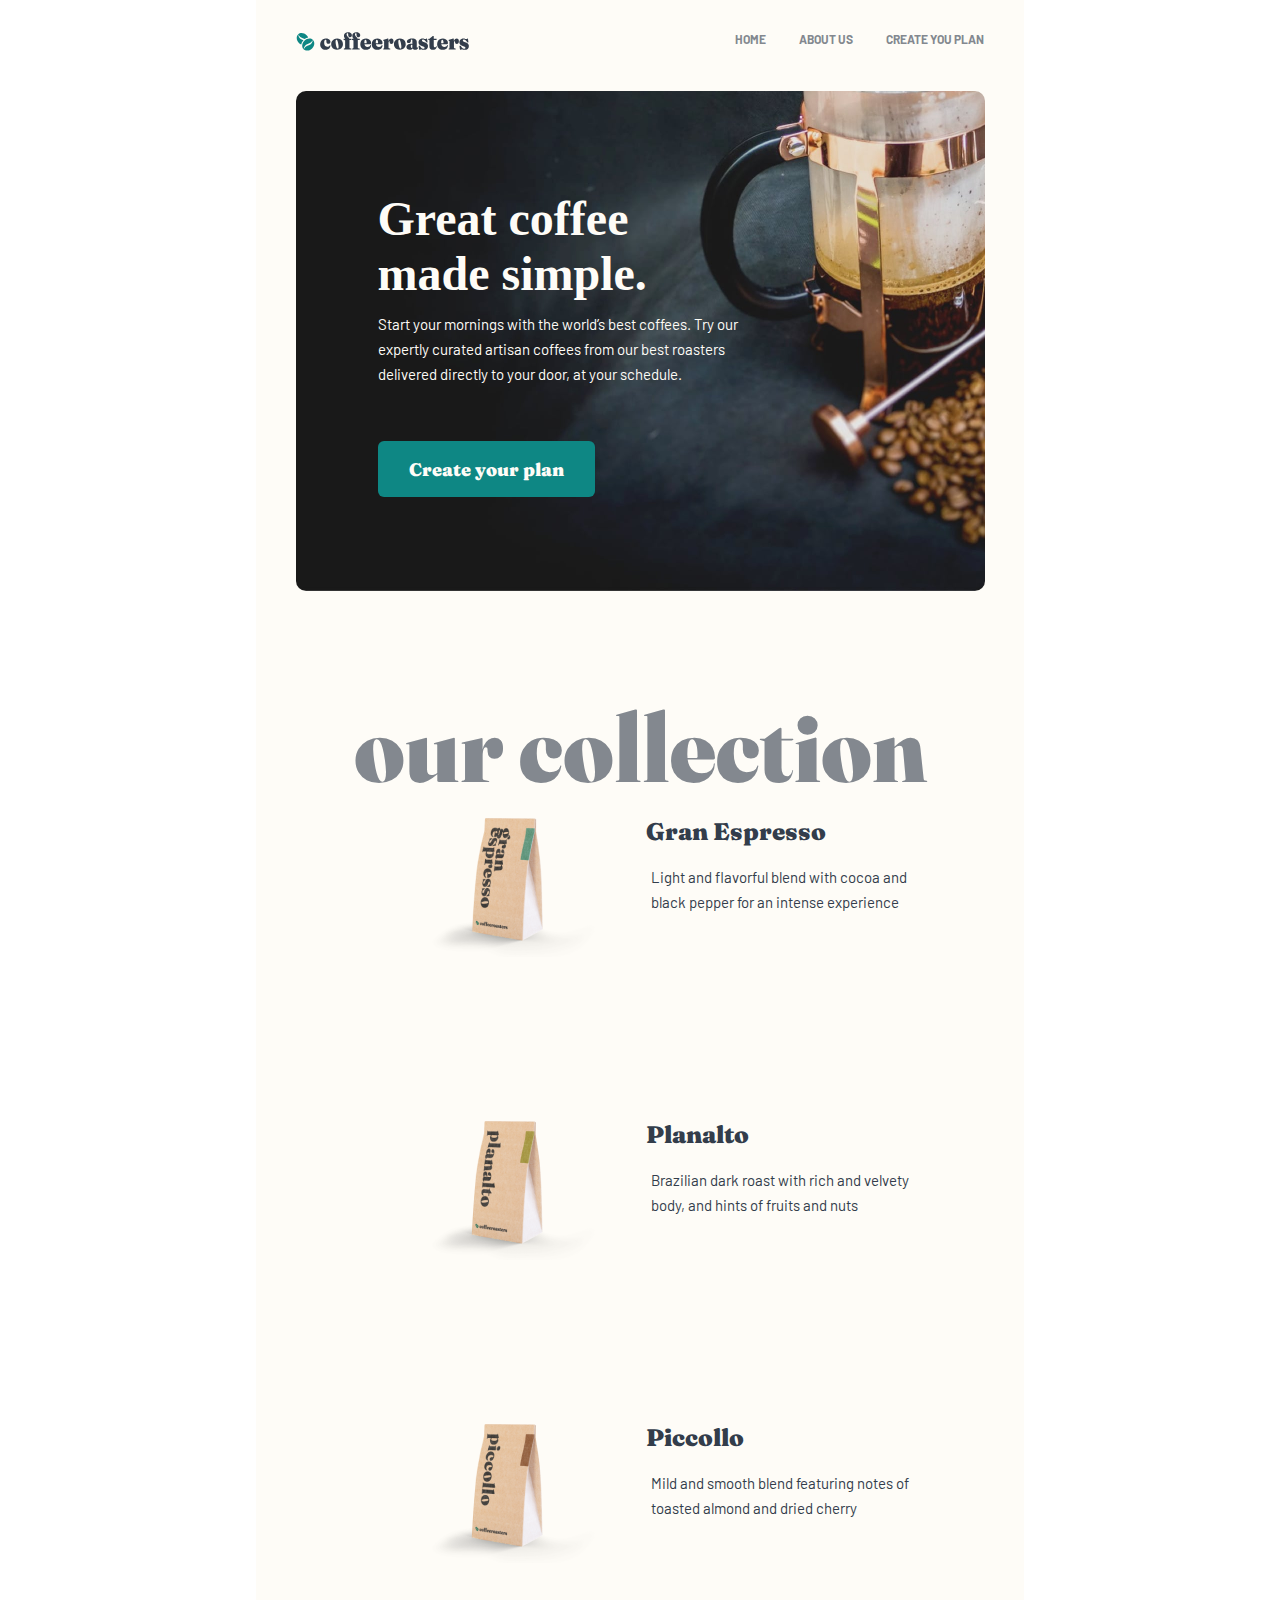
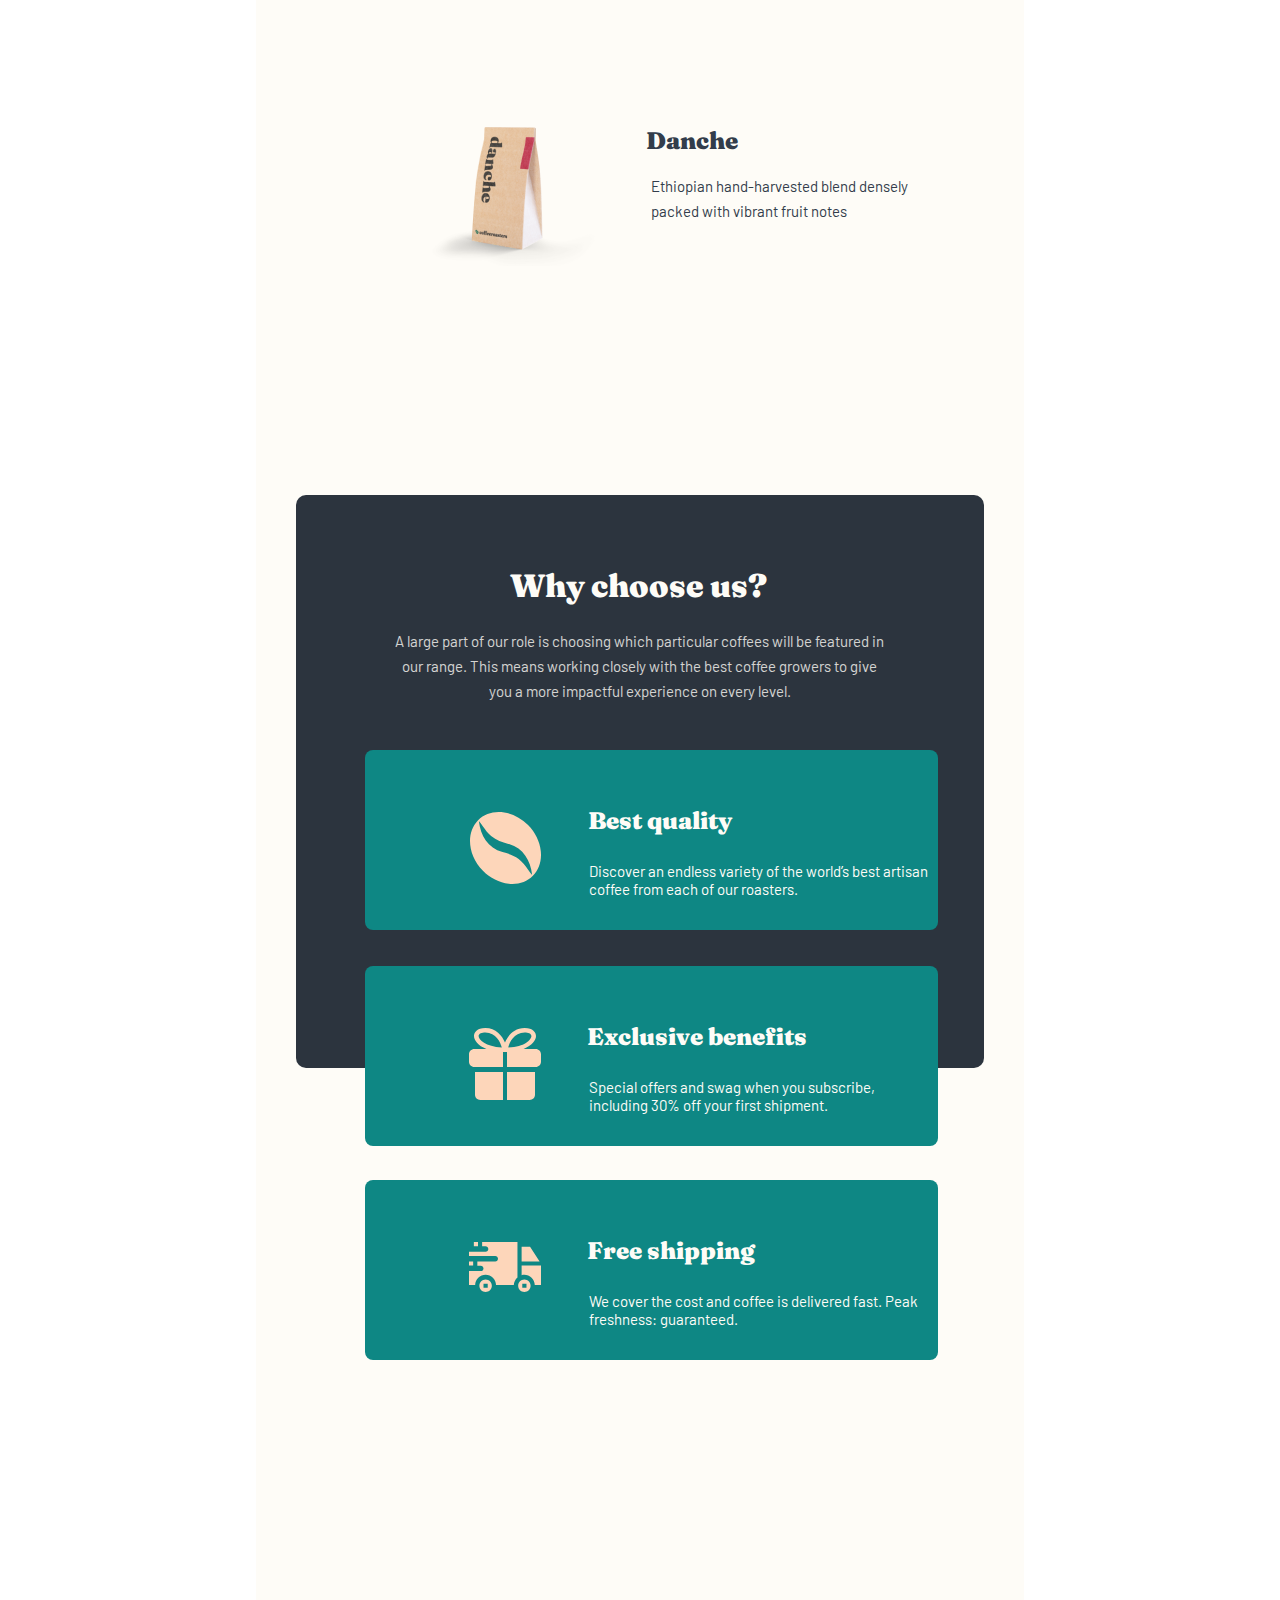
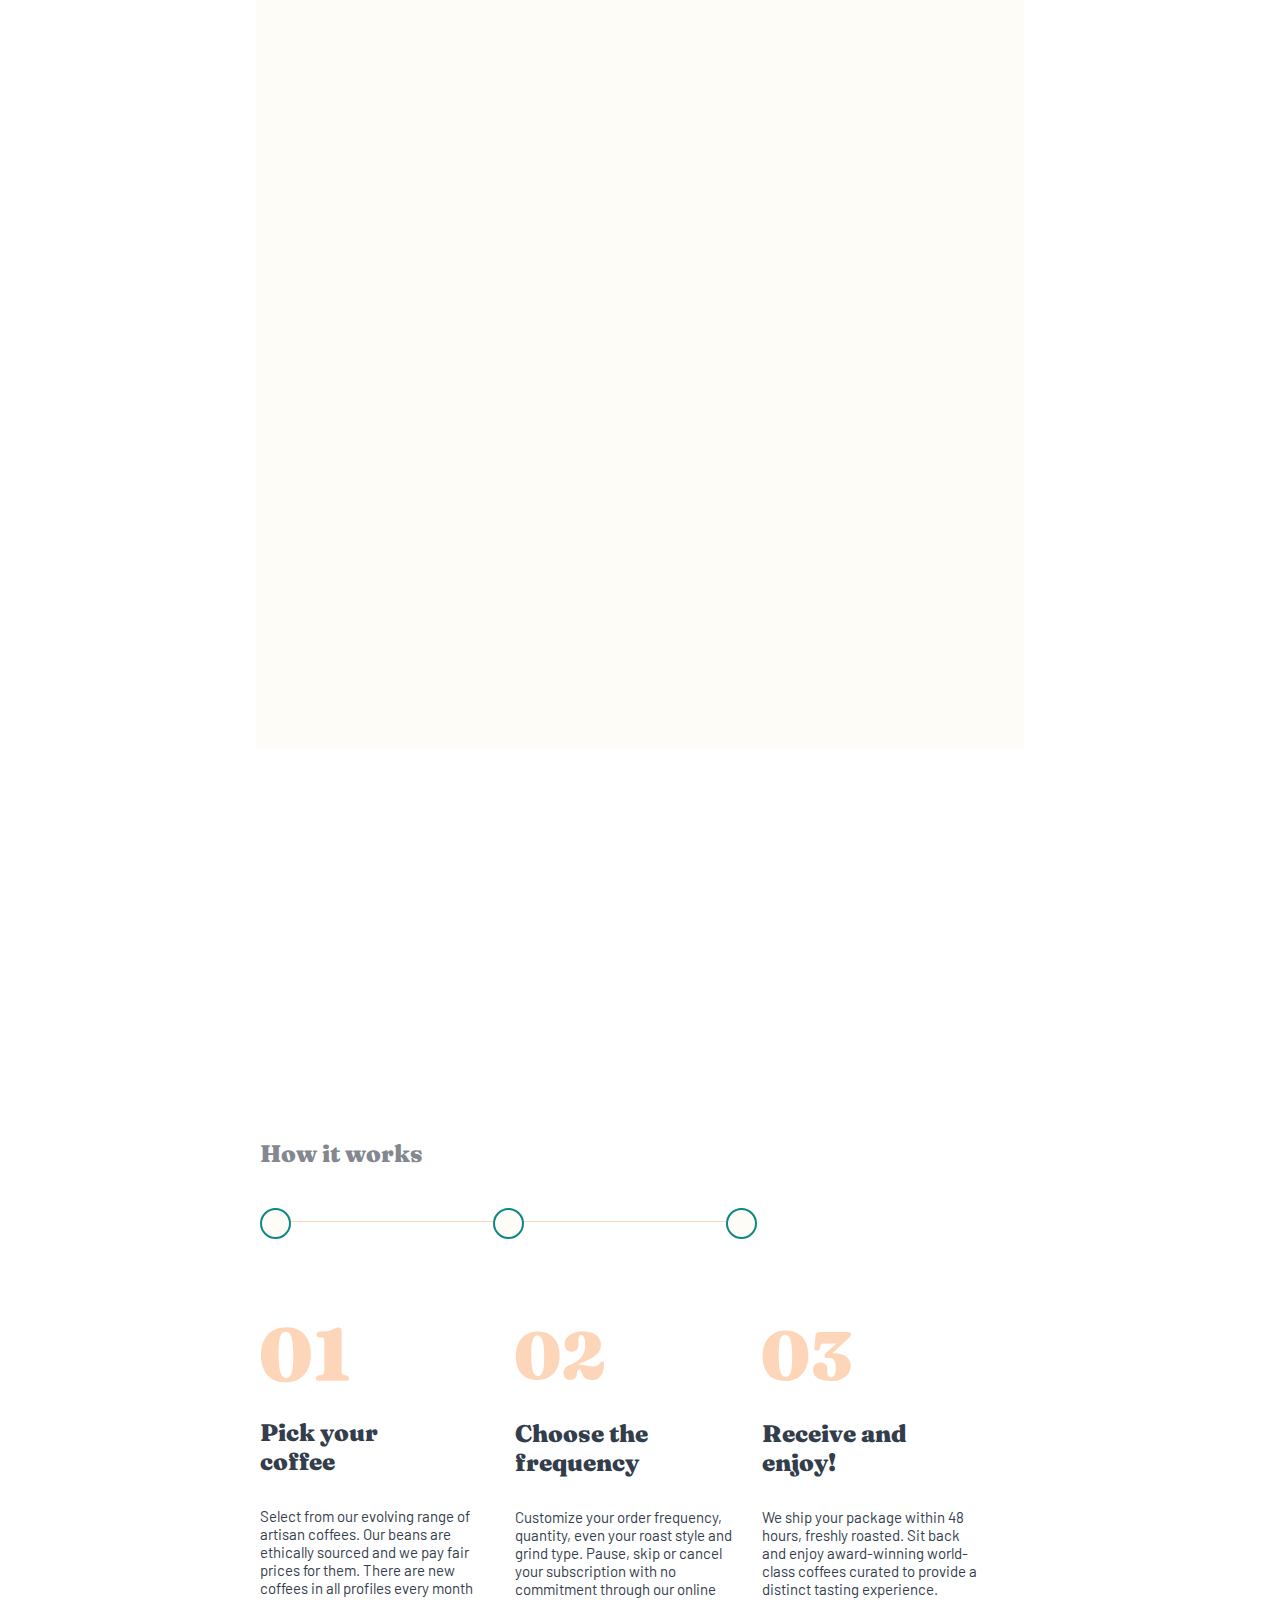
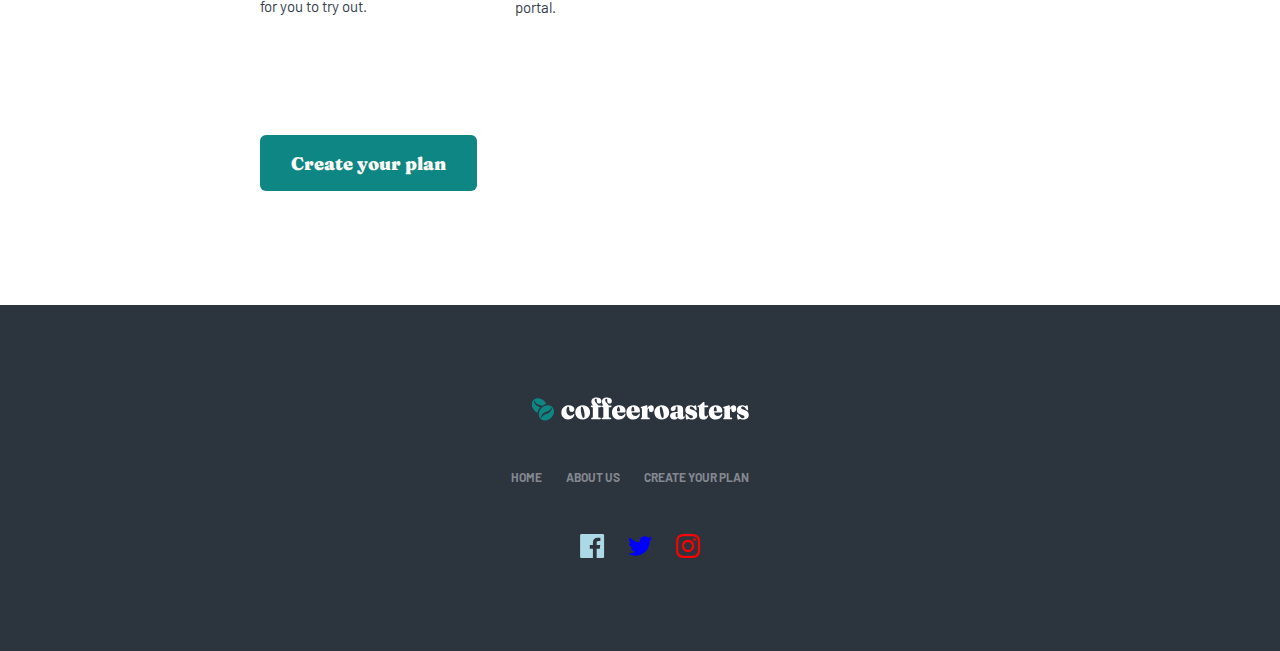
<file: index.html>
<!DOCTYPE html>
<html lang="en">
<head>
    <meta charset="UTF-8">
    <meta name="viewport" content="width=device-width, initial-scale=1.0">
    <title>re:educate</title>
    <link rel="stylesheet" href="index.css">
    <link rel="stylesheet" href="indextablet.css">
    <link rel="stylesheet" href="indexdesktop.css">
   
</head>
<body>
    <div class="container">
    <header>

        <div class="showdiv">
            <div class="Forpictures margin1"> 
                <img class="cofee" src="./assets/mobile/firstlineimg.svg" alt="">
                <img class="brgrmenu icon1" src="./assets/mobile/bergermanuicon.svg" alt="">
            </div>
    
            <div class="Forpicture">
                <div class="fortext">
                   <a href="index.html">Home</a>
                   <a href="About.html">About</a>
                   <a href="subscribe.html">Create Your Plan</a>
                </div>
            </div>
        </div>

        <div class="firstline">
            <img class="cofee" src="./assets/mobile/firstlineimg.svg" alt="">
            <img class="brgrmenu icon" src="./assets/mobile/bergermanuicon.svg" alt="">
            <div class="hidefortablet1">
                <a class="a1" href="">home</a>
                <a class="a2" href="about.html">about us</a>
                <a class="a3" href="subscribe.html">create you plan</a>
            </div>
            
        </div>
        <div class="mainimg">
            <div class="headtxt">
                <h1>Great coffee  made simple.</h1>
                <p>Start your mornings with the world’s best coffees. Try our expertly curated artisan 
                    coffees from our best roasters delivered directly to your door, at your schedule.</p>
                    <button> <a href="">Create your plan</a></button>

            </div>
     
                
        </div>
    </header>
    <div class="middline">
        <h2>our collection</h2>
    </div>
    <main>
        <div class="mainbox1">
            <div class="box1 b0">
                <div>
                <img src="./assets/mobile/granespresomobile.png" alt="">
            </div>
            <div>
                <h2>Gran Espresso</h2>
                <p>Light and flavorful blend with cocoa and black pepper for an intense experience</p>
            </div>

            </div>
            <div class="box1 b11 ">
                <div>
                <img src="./assets/mobile/planato.png" alt="">
            </div>
            
                <div>
                <h2>Planalto</h2>
                <p>Brazilian dark roast with rich and velvety body, and hints of fruits and nuts</p>
            </div>
            

            </div>
            <div class="box1 b12 ">
                <div>
                <img src="./assets/mobile/picolo.png" alt="">
            </div>
            <div>
                <h2>Piccollo</h2>
                <p>Mild and smooth blend featuring notes of toasted almond and dried cherry </p>
            </div>

            </div>
            <div class="box1 b13 ">
                <div>
                <img src="./assets/mobile/danche.png" alt="">
            </div>
            <div>
                <h2>Danche</h2>
                <p>Ethiopian hand-harvested blend densely packed with vibrant fruit notes</p>
            </div>

            </div>
        </div>
        <div class="mainbox2">
            <div class="mainbox2-box1">
                <h2>Why choose us?</h2>
                <p>A large part of our role is choosing which particular coffees will be featured  in our range. This means working closely with the best coffee growers to give you a more impactful experience on every level.</p>

            </div>
            <div class="tengo">
            <div class="mainbox2-box2 b22" >
            <div>
<img src="./assets/mobile/coffee-bean.svg" alt="">
</div>
<div>
<h2>Best quality</h2>
<p>Discover an endless variety of the world’s best artisan coffee from each of our roasters.</p>
</div>
            </div>
            
            <div class="mainbox2-box2 b23">
                <div>
                <img src="./assets/mobile/giftbox.svg" alt="">
            </div>
            <div>
<h2>Exclusive benefits</h2>
<p>Special offers and swag when you subscribe, including 30% off your first shipment.</p>
</div>

            </div>
            <div class="mainbox2-box2 b24">
                <div>
                <img src="./assets/mobile/car.svg" alt="">
            </div>
            <div>
<h2>Free shipping</h2>
<p>We cover the cost and coffee is delivered fast. Peak freshness: guaranteed.</p>
</div>

            </div>
        </div>
        </div>
        </div>
        
        <div class="mainbox3">
            <h2>How it works</h2>
            <div class="ovallines">
                <img src="./assets/tablet/Oval.svg" alt="">
                <img src="./assets/tablet/Oval.svg" alt="">
                <img src="./assets/tablet/Oval.svg" alt="">
                <div class="line">
                    <svg xmlns="http://www.w3.org/2000/svg" width="761" height="3" viewBox="0 0 761 3" fill="none">
                        <path d="M0.5 1.5H760.5" stroke="#FDD6BA" stroke-width="2"/>
                      </svg>
                </div>
            </div>
            <div class="boxes">
            <div class="mainbox3-box1 b1">
                <img src="./assets/mobile/01.svg" alt="">
                <h2>Pick your coffee</h2>
                <p>Select from our evolving range of artisan coffees. Our beans are ethically sourced and we pay fair prices for them. There are new coffees in all profiles every month for you to try out.</p>
                
            </div>
           
            <div class="mainbox3-box1 b2">
                <img src="./assets/mobile/02.svg" alt="">
                <h2>Choose the frequency</h2>
<p>Customize your order frequency, quantity, even your roast style and grind type. Pause, skip or cancel your subscription with no commitment through our online portal.</p>                
            </div>

           
            <div class="mainbox3-box1 b3">
                <img src="./assets/mobile/03.svg" alt="">
                <h2>Receive and enjoy!</h2>
<p>We ship your package within 48 hours, freshly roasted. Sit back and enjoy award-winning 
    world-class coffees curated to provide a distinct tasting experience.</p>                
            </div>
            <button class="btn4"> <a href="">Create your plan</a></button>
        </div>
    </div>
    




</main>
<footer>
    <img  class="fim1" src="./assets/mobile/cofeelast.svg" alt="">
    <div class="links">
<a href="">HOME</a>
<a href="">ABOUT US</a>
<a href="">CREATE YOUR PLAN</a>
    </div>
    <svg xmlns="http://www.w3.org/2000/svg" width="121" height="24" viewBox="0 0 121 24" fill="none">
        <path d="M22.7752 0H1.42522C0.69322 0 0.10022 0.593 0.10022 1.325V22.676C0.10022 23.407 0.69322 24 1.42522 24H12.9202V14.706H9.79222V11.084H12.9202V8.413C12.9202 5.313 14.8132 3.625 17.5792 3.625C18.9042 3.625 20.0422 3.724 20.3742 3.768V7.008L18.4562 7.009C16.9522 7.009 16.6612 7.724 16.6612 8.772V11.085H20.2482L19.7812 14.707H16.6612V24H22.7772C23.5072 24 24.1002 23.407 24.1002 22.675V1.325C24.1002 0.593 23.5072 0 22.7752 0Z" fill="lightblue"/>
        <path fill-rule="evenodd" clip-rule="evenodd" d="M108.1 0C104.841 0 104.433 0.014 103.153 0.072C98.7952 0.272 96.3732 2.69 96.1732 7.052C96.1142 8.333 96.1002 8.741 96.1002 12C96.1002 15.259 96.1142 15.668 96.1722 16.948C96.3722 21.306 98.7902 23.728 103.152 23.928C104.433 23.986 104.841 24 108.1 24C111.359 24 111.768 23.986 113.048 23.928C117.402 23.728 119.83 21.31 120.027 16.948C120.086 15.668 120.1 15.259 120.1 12C120.1 8.741 120.086 8.333 120.028 7.053C119.832 2.699 117.411 0.273 113.049 0.073C111.768 0.014 111.359 0 108.1 0ZM108.1 2.163C111.304 2.163 111.684 2.175 112.95 2.233C116.202 2.381 117.721 3.924 117.869 7.152C117.927 8.417 117.938 8.797 117.938 12.001C117.938 15.206 117.926 15.585 117.869 16.85C117.72 20.075 116.205 21.621 112.95 21.769C111.684 21.827 111.306 21.839 108.1 21.839C104.896 21.839 104.516 21.827 103.251 21.769C99.9912 21.62 98.4802 20.07 98.3322 16.849C98.2742 15.584 98.2622 15.205 98.2622 12C98.2622 8.796 98.2752 8.417 98.3322 7.151C98.4812 3.924 99.9962 2.38 103.251 2.232C104.517 2.175 104.896 2.163 108.1 2.163ZM101.938 12C101.938 8.597 104.697 5.838 108.1 5.838C111.503 5.838 114.262 8.597 114.262 12C114.262 15.404 111.503 18.163 108.1 18.163C104.697 18.163 101.938 15.403 101.938 12ZM108.1 16C105.891 16 104.1 14.21 104.1 12C104.1 9.791 105.891 8 108.1 8C110.309 8 112.1 9.791 112.1 12C112.1 14.21 110.309 16 108.1 16ZM113.065 5.595C113.065 4.8 113.71 4.155 114.506 4.155C115.301 4.155 115.945 4.8 115.945 5.595C115.945 6.39 115.301 7.035 114.506 7.035C113.71 7.035 113.065 6.39 113.065 5.595Z" fill="red"/>
        <path d="M72.1002 4.55705C71.2172 4.94905 70.2682 5.21305 69.2722 5.33205C70.2892 4.72305 71.0702 3.75805 71.4372 2.60805C70.4862 3.17205 69.4322 3.58205 68.3102 3.80305C67.4132 2.84605 66.1322 2.24805 64.7162 2.24805C61.5372 2.24805 59.2012 5.21405 59.9192 8.29305C55.8282 8.08805 52.2002 6.12805 49.7712 3.14905C48.4812 5.36205 49.1022 8.25705 51.2942 9.72305C50.4882 9.69705 49.7282 9.47605 49.0652 9.10705C49.0112 11.388 50.6462 13.522 53.0142 13.997C52.3212 14.185 51.5622 14.229 50.7902 14.081C51.4162 16.037 53.2342 17.46 55.3902 17.5C53.3202 19.123 50.7122 19.848 48.1002 19.54C50.2792 20.937 52.8682 21.752 55.6482 21.752C64.7902 21.752 69.9552 14.031 69.6432 7.10605C70.6052 6.41105 71.4402 5.54405 72.1002 4.55705Z" fill="blue"/>
      </svg>
</footer>
</div>
<script src="main.js"></script>
</body>
</html>
</file>
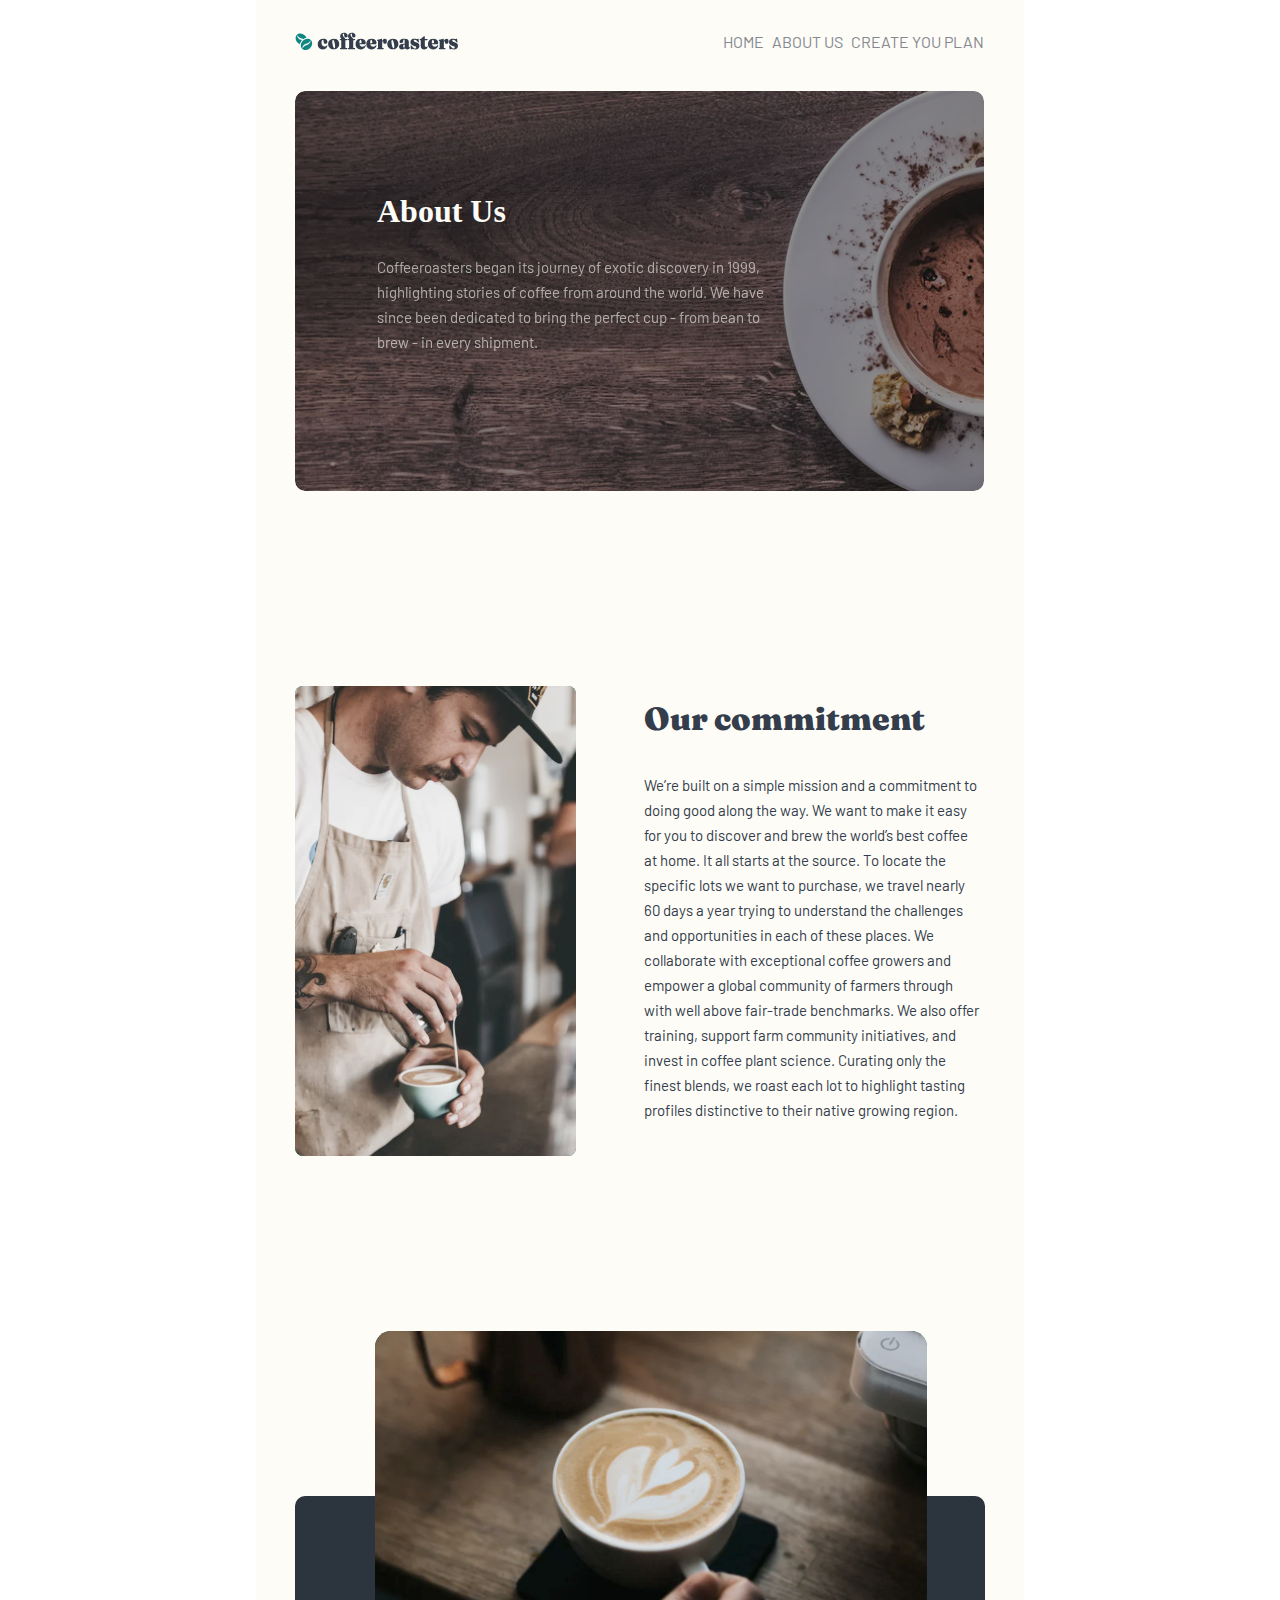
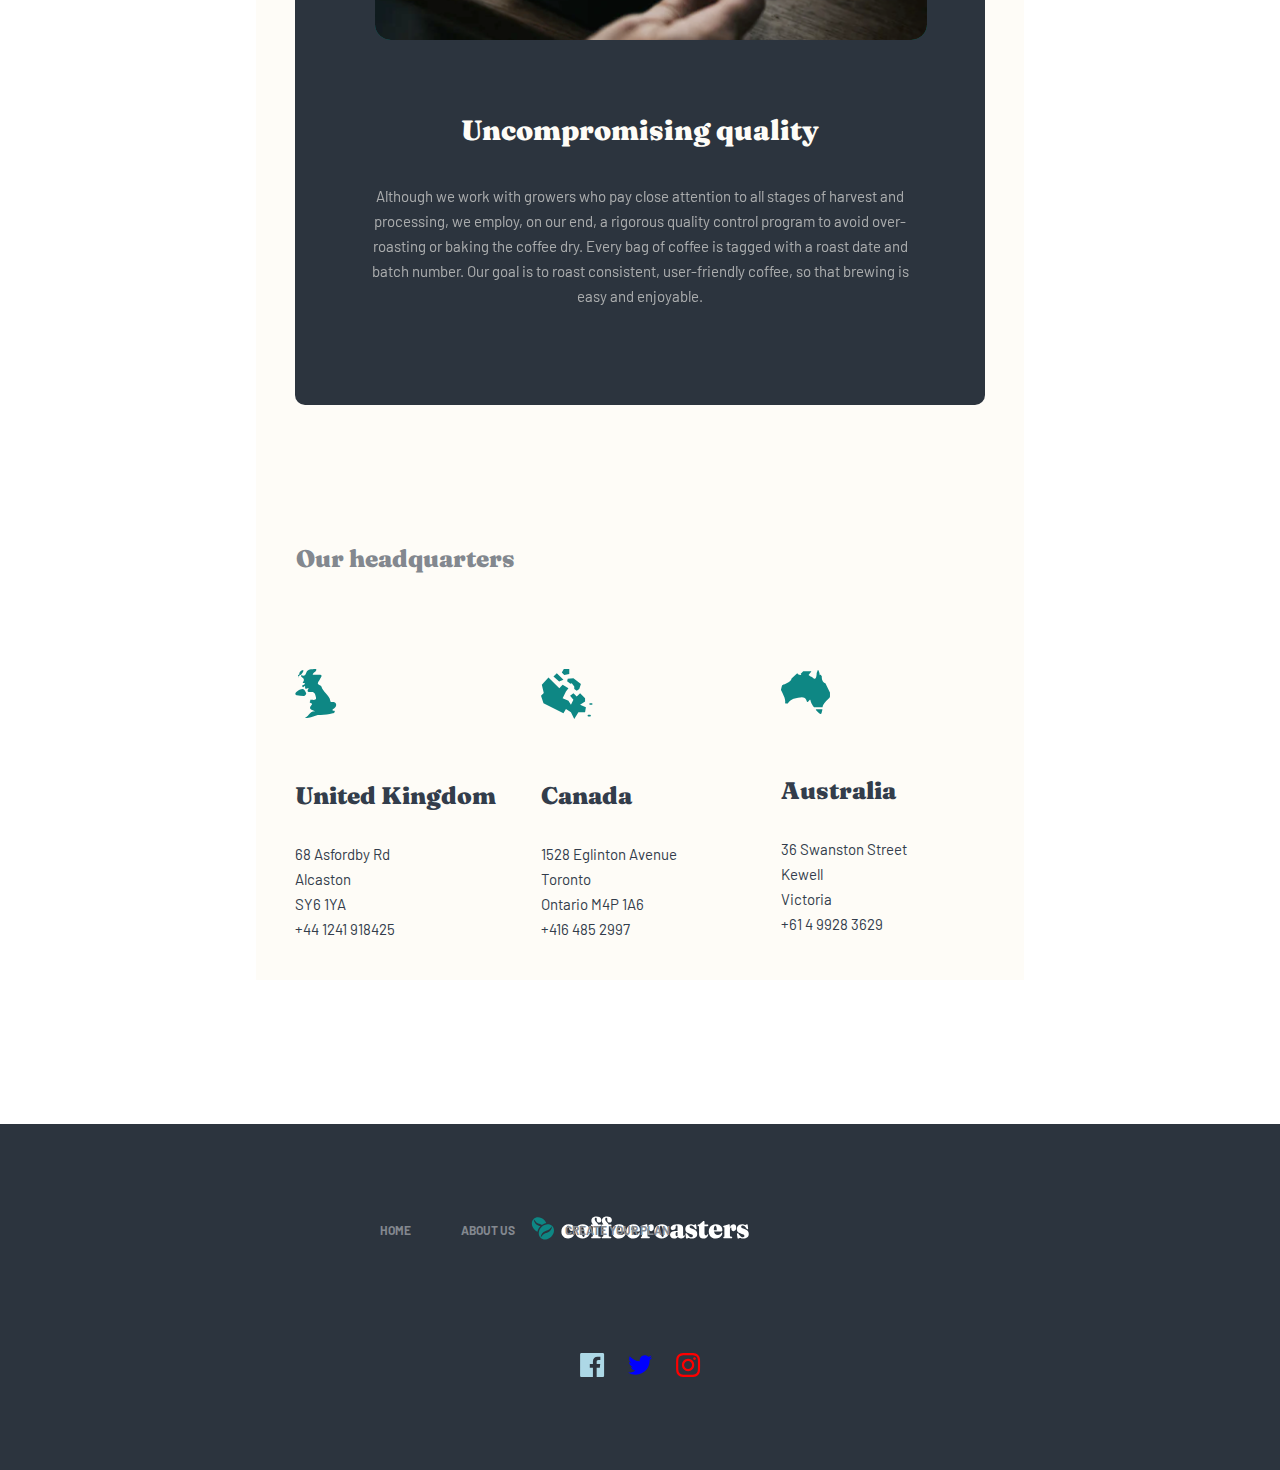
<file: about.html>
<!DOCTYPE html>
<html lang="en">

<head>
    <meta charset="UTF-8">
    <meta name="viewport" content="width=device-width, initial-scale=1.0">
    <title>re:educate</title>
    <link rel="stylesheet" href="about.css">
    <link rel="stylesheet" href="abouttablet.css">
    <link rel="stylesheet" href="aboutdesktop.css">
</head>

<body>
    <div class="container">
        <header>

            <div class="showdiv">
                <div class="Forpictures margin1"> 
                    <img class="cofee" src="./assets/mobile/firstlineimg.svg" alt="">
                    <img class="brgrmenu icon1" src="./assets/mobile/bergermanuicon.svg" alt="">
                </div>
        
                <div class="Forpicture">
                    <div class="fortext">
                       <a href="index.html">Home</a>
                       <a href="About.html">About</a>
                       <a href="subscribe.html">Create Your Plan</a>
                    </div>
                </div>
            </div>

            <div class="firstline">
                <img src="./assets/mobile/firstlineimg.svg" alt="">
                <img class="brgrmenu icon" src="./assets/mobile/bergermanuicon.svg" alt="">
                <div class="hidefortablet1">
                    <a class="a1" href="index.html">home</a>
                    <a class="a2" href="about.html">about us</a>
                    <a class="a3" href="subscribe.html">create you plan</a>
                </div>

            </div>
            <div class="mainimg">
                <div class="headtxt">
                    <h1>About Us</h1>
                    <p>Coffeeroasters began its journey of exotic discovery in 1999, highlighting stories of coffee from
                        around the world. We have since been dedicated to bring the perfect cup - from bean to brew - in
                        every shipment.</p>

                </div>


            </div>
        </header>
        <div class="box1">
            <img class="mobimg" src="./assets/mobile/about/pidarasti1.svg" alt="">
            <img  class="tabimg" src="./assets/tablet/pidaratiiii.svg" alt="">
            <!-- <img  class="desimg" src="./assets/desktop/boyyyyyyyyyyyyyyyyyyyyyyyyyyyyyyyyyyyyyyyyyyyyyyyyyyyyyyyyyyyyyyyyyyyyyyyyyyyyyyyyyyyyyyyyy.svg" alt=""> -->
            <div class="txt">
                <h2>Our commitment</h2>
                <p>We’re built on a simple mission and a commitment to doing good along the way. We want to make it easy
                    for you to discover and brew the world’s best coffee at home. It all starts at the source. To locate
                    the specific lots we want to purchase, we travel nearly 60 days a year trying to understand the
                    challenges and opportunities in each of these places. We collaborate with exceptional coffee growers
                    and empower a global community of farmers through with well above fair-trade benchmarks. We also
                    offer training, support farm community initiatives, and invest in coffee plant science. Curating
                    only the finest blends, we roast each lot to highlight tasting profiles distinctive to their native
                    growing region.</p>
            </div>
        </div>
        <div class="box2">
            <div class="greybox">
                <img  class="gr1" src="./assets/mobile/about/caapuuccinoomobile.svg" alt="">
                <img  class="gr2" src="./assets/desktop/Bitmap.svg" alt="">
                <h2> Uncompromising quality</h2>
                <p>Although we work with growers who pay close attention to all stages of harvest and processing, we
                    employ, on our end, a rigorous quality control program to avoid over-roasting or baking the coffee
                    dry. Every bag of coffee is tagged with a roast date and batch number. Our goal is to roast
                    consistent, user-friendly coffee, so that brewing is easy and enjoyable.</p>



            </div>
        </div>
        <div class="midline">
            <h2>Our headquarters</h2>
        </div>
        <div class="box3">
           
            <div class="lb1">
                <img src="./assets/mobile/about/canada.svg" alt="">
                <h2>United Kingdom</h2>
                <div class="adressbox">
                    <p> 68 Asfordby Rd</p>
                    <p>Alcaston</p>
                    <p>SY6 1YA</p>
                    <p>+44 1241 918425 </p>
                </div>


            </div>
            <div class="lb1 b2">
                <img src="./assets/mobile/about/canada1.svg" alt="">
                <h2>Canada</h2>
                <div class="adressbox">
                    <p> 1528 Eglinton Avenue</p>
                    <p>Toronto </p>
                    <p>Ontario M4P 1A6</p>
                    <p>+416 485 2997 </p>
                </div>
                <div class="lb1 b3">
                    <img src="./assets/mobile/about/australia.svg" alt="">
                    <h2>Australia</h2>
                    <div class="adressbox">
                        <p> 36 Swanston Street</p>
                        <p>Kewell</p>
                        <p>Victoria</p>
                        <p>+61 4 9928 3629 </p>
                    </div>
    
    
                </div>


            </div>

        </div>

    </div>
    <footer>
        <img class="fim1" src="./assets/mobile/cofeelast.svg" alt="">
        <div class="links">
    <a href="">HOME</a>
    <a href="">ABOUT US</a>
    <a href="">CREATE YOUR PLAN</a>
        </div>
        <svg xmlns="http://www.w3.org/2000/svg" width="121" height="24" viewBox="0 0 121 24" fill="none">
            <path d="M22.7752 0H1.42522C0.69322 0 0.10022 0.593 0.10022 1.325V22.676C0.10022 23.407 0.69322 24 1.42522 24H12.9202V14.706H9.79222V11.084H12.9202V8.413C12.9202 5.313 14.8132 3.625 17.5792 3.625C18.9042 3.625 20.0422 3.724 20.3742 3.768V7.008L18.4562 7.009C16.9522 7.009 16.6612 7.724 16.6612 8.772V11.085H20.2482L19.7812 14.707H16.6612V24H22.7772C23.5072 24 24.1002 23.407 24.1002 22.675V1.325C24.1002 0.593 23.5072 0 22.7752 0Z" fill="lightblue"/>
            <path fill-rule="evenodd" clip-rule="evenodd" d="M108.1 0C104.841 0 104.433 0.014 103.153 0.072C98.7952 0.272 96.3732 2.69 96.1732 7.052C96.1142 8.333 96.1002 8.741 96.1002 12C96.1002 15.259 96.1142 15.668 96.1722 16.948C96.3722 21.306 98.7902 23.728 103.152 23.928C104.433 23.986 104.841 24 108.1 24C111.359 24 111.768 23.986 113.048 23.928C117.402 23.728 119.83 21.31 120.027 16.948C120.086 15.668 120.1 15.259 120.1 12C120.1 8.741 120.086 8.333 120.028 7.053C119.832 2.699 117.411 0.273 113.049 0.073C111.768 0.014 111.359 0 108.1 0ZM108.1 2.163C111.304 2.163 111.684 2.175 112.95 2.233C116.202 2.381 117.721 3.924 117.869 7.152C117.927 8.417 117.938 8.797 117.938 12.001C117.938 15.206 117.926 15.585 117.869 16.85C117.72 20.075 116.205 21.621 112.95 21.769C111.684 21.827 111.306 21.839 108.1 21.839C104.896 21.839 104.516 21.827 103.251 21.769C99.9912 21.62 98.4802 20.07 98.3322 16.849C98.2742 15.584 98.2622 15.205 98.2622 12C98.2622 8.796 98.2752 8.417 98.3322 7.151C98.4812 3.924 99.9962 2.38 103.251 2.232C104.517 2.175 104.896 2.163 108.1 2.163ZM101.938 12C101.938 8.597 104.697 5.838 108.1 5.838C111.503 5.838 114.262 8.597 114.262 12C114.262 15.404 111.503 18.163 108.1 18.163C104.697 18.163 101.938 15.403 101.938 12ZM108.1 16C105.891 16 104.1 14.21 104.1 12C104.1 9.791 105.891 8 108.1 8C110.309 8 112.1 9.791 112.1 12C112.1 14.21 110.309 16 108.1 16ZM113.065 5.595C113.065 4.8 113.71 4.155 114.506 4.155C115.301 4.155 115.945 4.8 115.945 5.595C115.945 6.39 115.301 7.035 114.506 7.035C113.71 7.035 113.065 6.39 113.065 5.595Z" fill="red"/>
            <path d="M72.1002 4.55705C71.2172 4.94905 70.2682 5.21305 69.2722 5.33205C70.2892 4.72305 71.0702 3.75805 71.4372 2.60805C70.4862 3.17205 69.4322 3.58205 68.3102 3.80305C67.4132 2.84605 66.1322 2.24805 64.7162 2.24805C61.5372 2.24805 59.2012 5.21405 59.9192 8.29305C55.8282 8.08805 52.2002 6.12805 49.7712 3.14905C48.4812 5.36205 49.1022 8.25705 51.2942 9.72305C50.4882 9.69705 49.7282 9.47605 49.0652 9.10705C49.0112 11.388 50.6462 13.522 53.0142 13.997C52.3212 14.185 51.5622 14.229 50.7902 14.081C51.4162 16.037 53.2342 17.46 55.3902 17.5C53.3202 19.123 50.7122 19.848 48.1002 19.54C50.2792 20.937 52.8682 21.752 55.6482 21.752C64.7902 21.752 69.9552 14.031 69.6432 7.10605C70.6052 6.41105 71.4402 5.54405 72.1002 4.55705Z" fill="blue"/>
          </svg>
    </footer>

    <script src="main.js"></script>
</body>

</html>
</file>
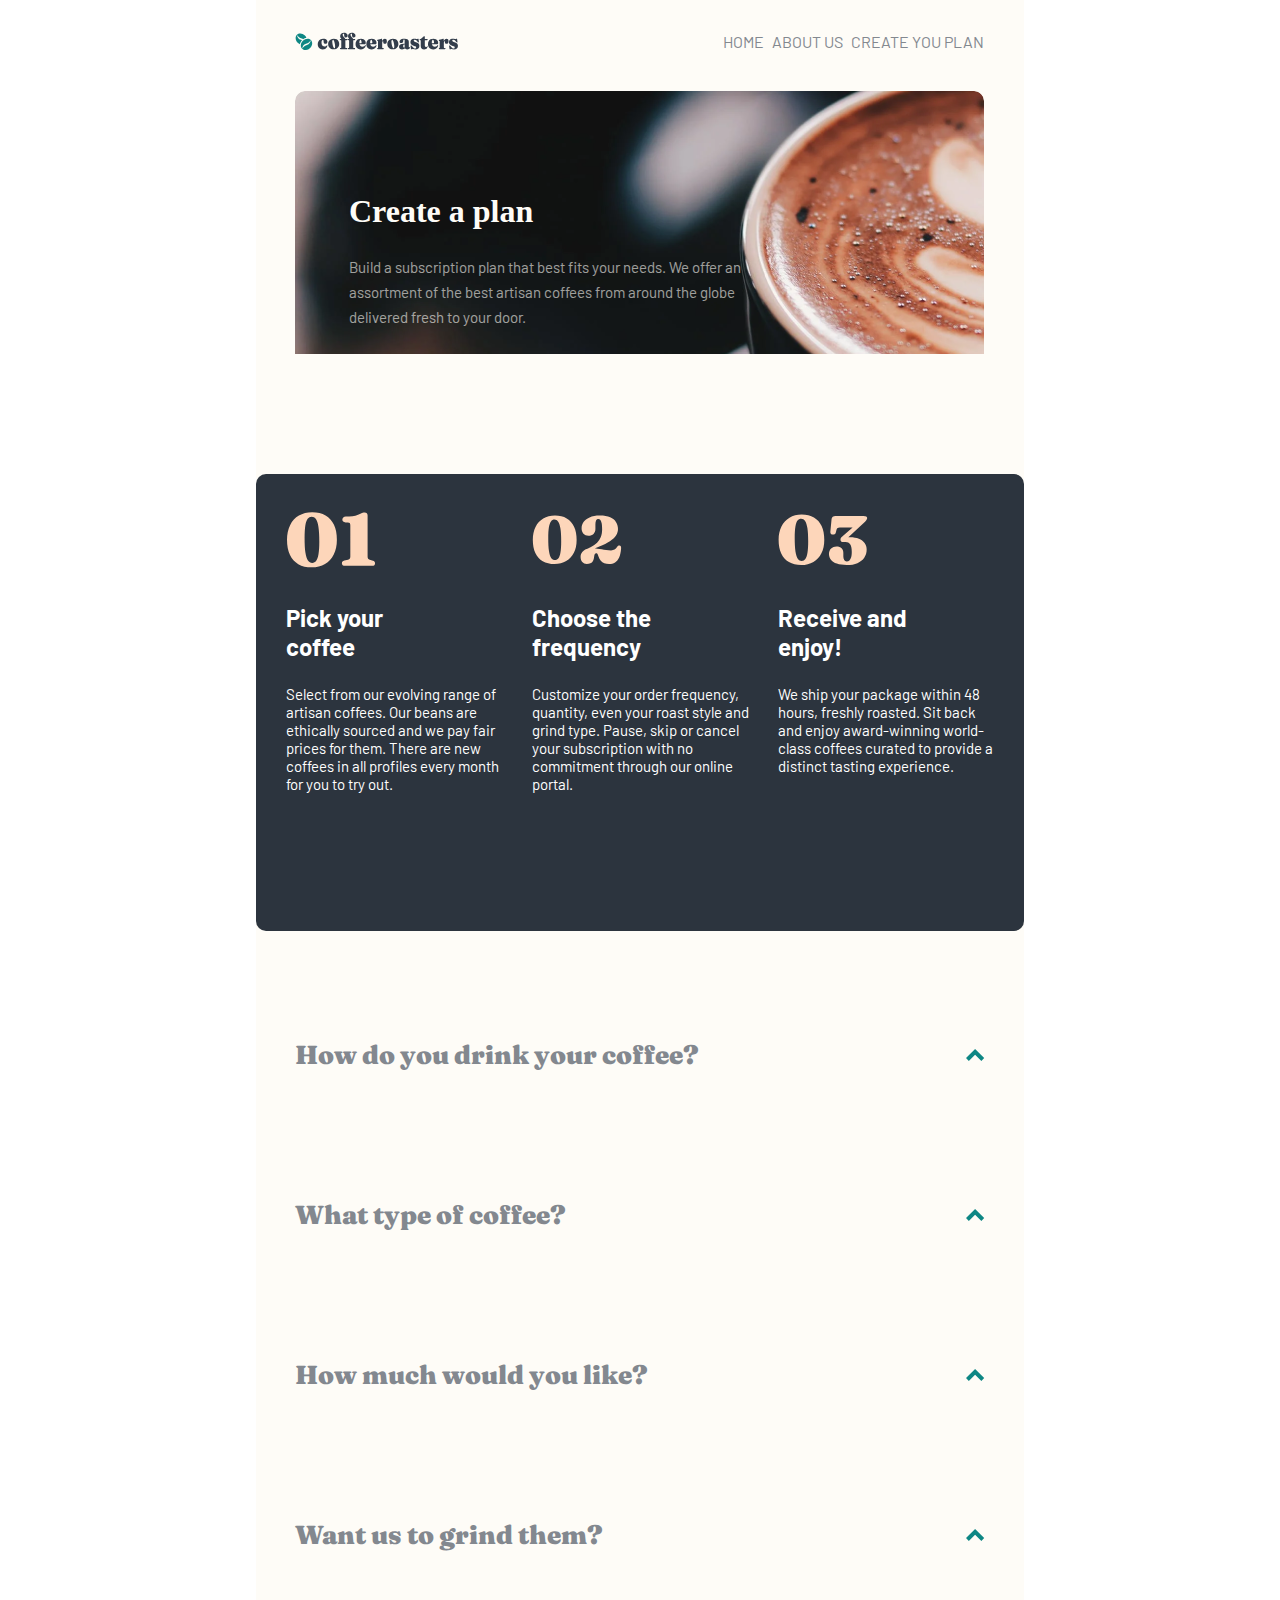
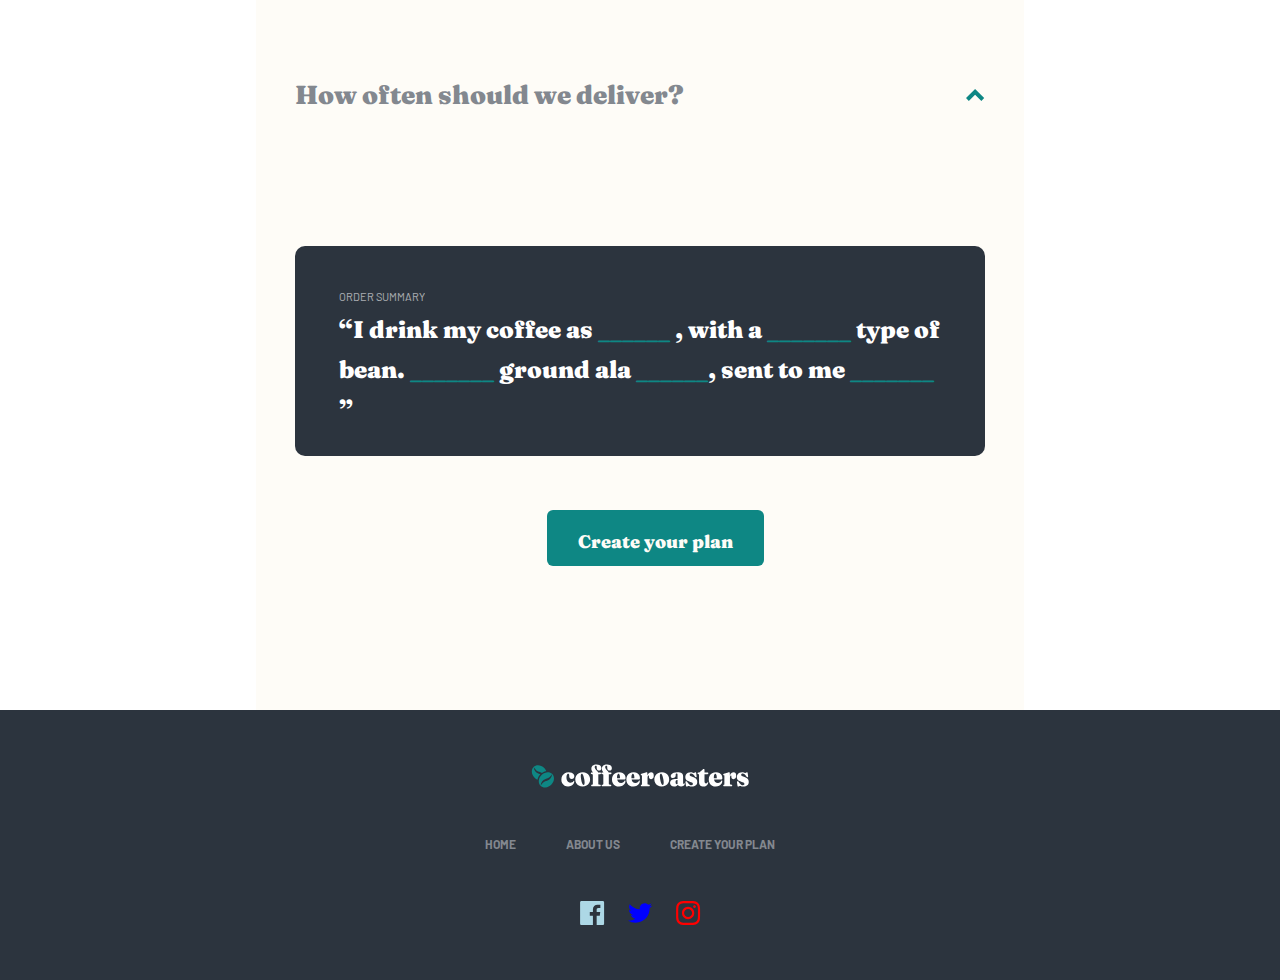
<file: subscribe.html>
<!DOCTYPE html>
<html lang="en">
<head>
    <meta charset="UTF-8">
    <meta name="viewport" content="width=device-width, initial-scale=1.0">
    <title>re:educate</title>
    <link rel="stylesheet" href="sybscribe.css">
</head>
<body>
    <div class="container">
        <header>
           
            <div class="showdiv">
                <div class="Forpictures margin1"> 
                    <img class="cofee" src="./assets/mobile/firstlineimg.svg" alt="">
                    <img class="brgrmenu icon1" src="./assets/mobile/bergermanuicon.svg" alt="">
                </div>
        
                <div class="Forpicture">
                    <div class="fortext">
                       <a href="index.html">Home</a>
                       <a href="About.html">About</a>
                       <a href="subscribe.html">Create Your Plan</a>
                    </div>
                </div>
            </div>

            <div class="firstline first1">
                <img src="./assets/mobile/firstlineimg.svg" alt="">
                <img class="brgrmenu icon" src="./assets/mobile/bergermanuicon.svg" alt="">
                <div class="hidefortablet1">
                    <a class="a1" href="index.html">home</a>
                    <a class="a2" href="about.html">about us</a>
                    <a class="a3" href="">create you plan</a>
                </div>

            </div>
            <div class="mainimg">
                <div class="headtxt">
                    <h1>Create a plan</h1>
                    <p>Build a subscription plan that best fits your needs. We offer an assortment of the best 
                        artisan coffees from around the globe delivered fresh to your door.</p>

                </div>


            </div>
        </header>
        <div class="boxes">
            <div class="mainbox3-box1 b1">
                <img src="./assets/mobile/01.svg" alt="">
                <h2>Pick your coffee</h2>
                <p>Select from our evolving range of artisan coffees. Our beans are ethically sourced and we pay fair prices for them. There are new coffees in all profiles every month for you to try out.</p>
                
            </div>
           
            <div class="mainbox3-box1 b2">
                <img src="./assets/mobile/02.svg" alt="">
                <h2>Choose the frequency</h2>
<p>Customize your order frequency, quantity, even your roast style and grind type. Pause, skip or cancel your subscription with no commitment through our online portal.</p>                
            </div>

           
            <div class="mainbox3-box1 b3">
                <img src="./assets/mobile/03.svg" alt="">
                <h2>Receive and enjoy!</h2>
<p>We ship your package within 48 hours, freshly roasted. Sit back and enjoy award-winning 
    world-class coffees curated to provide a distinct tasting experience.</p>                
            </div>
          
        </div>
        <div class="firstline">
            <h2>How do you drink your coffee?</h2>
            <img src="./assets/mobile/subscribe/arrow.svg" class="Arrow1" alt="">
        </div>
        <div class="categorybox">
           
        <div class="categ1 c1 one1">
            <h2 class="eins">Capsule</h2>
            <p>Compatible with Nespresso systems and similar brewers</p>

        </div>
        <div class="categ1 c2 one1">
            <h2 class="eins">Filter</h2>
            <p>For pour over or drip methods like Aeropress, Chemex, and V60</p>

        </div>
        <div class="categ1 c3 one1">
            <h2 class="eins">Espresso</h2>
            <p>Dense and finely ground beans for an intense, flavorful experience</p>

        </div>
        </div>
        <div class="firstline">
            <h2>What type of coffee?</h2>
            <img src="./assets/mobile/subscribe/arrow.svg" class="Arrow2" alt="">
        </div>
        <div class="categorybox">
           
        <div class="categ1 c1 two">
            <h2 class="zwei">Single Origin</h2>
            <p>Distinct, high quality coffee from a specific family-owned farm</p>

        </div>
        <div class="categ1 c2 two">
            <h2 class="zwei">Decaf</h2>
            <p>Just like regular coffee, except the caffeine has been removed</p>

        </div>
        <div class="categ1 c3 two">
            <h2 class="zwei">Blended</h2>
            <p>Combination of two or three dark roasted beans of organic coffees</p>

        </div>
        </div>
        <div class="firstline">
            <h2>How much would you like?</h2>
            <img src="./assets/mobile/subscribe/arrow.svg" class="Arrow3" alt="">
        </div>
        <div class="categorybox">
          
        <div class="categ1 c11 three">
            <h2 class="drei">250g</h2>
            <p>Perfect for the solo drinker. Yields about 12 delicious cups.</p>

        </div>
        <div class="categ1 c2 three">
            <h2 class="drei">500g</h2>
            <p>Perfect option for a couple. Yields about 40 delectable cups.</p>

        </div>
        <div class="categ1 c3 three">
            <h2 class="drei">1000g</h2>
            <p>Perfect for offices and events. Yields about 90 delightful cups.</p>

        </div>
        </div>
        <div class="firstline">
            <h2>Want us to grind them?</h2>
            <img src="./assets/mobile/subscribe/arrow.svg" class="Arrow4" alt="">
        </div>
        <div class="categorybox">
           
        <div class="categ1 c1 four">
            <h2 class="vier">Wholebean</h2>
            <p>Best choice if you cherish the full sensory experience</p>

        </div>
        <div class="categ1 c2 four">
            <h2 class="vier">Filter</h2>
            <p>For pour over or drip methods like Aeropress, Chemex, and V60</p>

        </div>
        <div class="categ1 c3 four">
            <h2 class="vier">Cafetiére</h2>
            <p>Course ground beans specially suited for french press coffee</p>

        </div>
        </div>
        <div class="firstline">
            <h2>How often should we deliver?</h2>
            <img src="./assets/mobile/subscribe/arrow.svg" class="Arrow5" alt="">
        </div>
        <div class="categorybox">
           
        <div class="categ1 c1 five">
            <h2 class="funf">Every week</h2>
            <p>$7.20 per shipment. Includes free first-class shipping.</p>

        </div>
        <div class="categ1 c2 five">
            <h2 class="funf">Every 2 weeks</h2>
            <p>$9.60 per shipment. Includes free priority shipping.</p>

        </div>
        <div class="categ1 c3 five">
            <h2 class="funf">Every month</h2>
            <p>$12.00 per shipment. Includes free priority shipping.</p>

        </div>
        </div>

        <div class="lastbox">
            <p>Order Summary</p>
            <h2>“I drink my coffee as <span class="Pirveli">______</span> , with a <span class="Meore">_______</span> type of bean. <span class="Mesame">_______</span> ground ala <span class="Meotxe">______</span>, sent to me <span class="Mexute">_______</span> ”</h2>
       
        </div>
        <button class="btn3"> <a href="">Create your plan</a></button>


        <footer>
            <img src="./assets/mobile/cofeelast.svg" alt="">
            <div class="links">
        <a href="">HOME</a>
        <a href="">ABOUT US</a>
        <a href="">CREATE YOUR PLAN</a>
            </div>
            <svg xmlns="http://www.w3.org/2000/svg" width="121" height="24" viewBox="0 0 121 24" fill="none">
                <path d="M22.7752 0H1.42522C0.69322 0 0.10022 0.593 0.10022 1.325V22.676C0.10022 23.407 0.69322 24 1.42522 24H12.9202V14.706H9.79222V11.084H12.9202V8.413C12.9202 5.313 14.8132 3.625 17.5792 3.625C18.9042 3.625 20.0422 3.724 20.3742 3.768V7.008L18.4562 7.009C16.9522 7.009 16.6612 7.724 16.6612 8.772V11.085H20.2482L19.7812 14.707H16.6612V24H22.7772C23.5072 24 24.1002 23.407 24.1002 22.675V1.325C24.1002 0.593 23.5072 0 22.7752 0Z" fill="lightblue"/>
                <path fill-rule="evenodd" clip-rule="evenodd" d="M108.1 0C104.841 0 104.433 0.014 103.153 0.072C98.7952 0.272 96.3732 2.69 96.1732 7.052C96.1142 8.333 96.1002 8.741 96.1002 12C96.1002 15.259 96.1142 15.668 96.1722 16.948C96.3722 21.306 98.7902 23.728 103.152 23.928C104.433 23.986 104.841 24 108.1 24C111.359 24 111.768 23.986 113.048 23.928C117.402 23.728 119.83 21.31 120.027 16.948C120.086 15.668 120.1 15.259 120.1 12C120.1 8.741 120.086 8.333 120.028 7.053C119.832 2.699 117.411 0.273 113.049 0.073C111.768 0.014 111.359 0 108.1 0ZM108.1 2.163C111.304 2.163 111.684 2.175 112.95 2.233C116.202 2.381 117.721 3.924 117.869 7.152C117.927 8.417 117.938 8.797 117.938 12.001C117.938 15.206 117.926 15.585 117.869 16.85C117.72 20.075 116.205 21.621 112.95 21.769C111.684 21.827 111.306 21.839 108.1 21.839C104.896 21.839 104.516 21.827 103.251 21.769C99.9912 21.62 98.4802 20.07 98.3322 16.849C98.2742 15.584 98.2622 15.205 98.2622 12C98.2622 8.796 98.2752 8.417 98.3322 7.151C98.4812 3.924 99.9962 2.38 103.251 2.232C104.517 2.175 104.896 2.163 108.1 2.163ZM101.938 12C101.938 8.597 104.697 5.838 108.1 5.838C111.503 5.838 114.262 8.597 114.262 12C114.262 15.404 111.503 18.163 108.1 18.163C104.697 18.163 101.938 15.403 101.938 12ZM108.1 16C105.891 16 104.1 14.21 104.1 12C104.1 9.791 105.891 8 108.1 8C110.309 8 112.1 9.791 112.1 12C112.1 14.21 110.309 16 108.1 16ZM113.065 5.595C113.065 4.8 113.71 4.155 114.506 4.155C115.301 4.155 115.945 4.8 115.945 5.595C115.945 6.39 115.301 7.035 114.506 7.035C113.71 7.035 113.065 6.39 113.065 5.595Z" fill="red"/>
                <path d="M72.1002 4.55705C71.2172 4.94905 70.2682 5.21305 69.2722 5.33205C70.2892 4.72305 71.0702 3.75805 71.4372 2.60805C70.4862 3.17205 69.4322 3.58205 68.3102 3.80305C67.4132 2.84605 66.1322 2.24805 64.7162 2.24805C61.5372 2.24805 59.2012 5.21405 59.9192 8.29305C55.8282 8.08805 52.2002 6.12805 49.7712 3.14905C48.4812 5.36205 49.1022 8.25705 51.2942 9.72305C50.4882 9.69705 49.7282 9.47605 49.0652 9.10705C49.0112 11.388 50.6462 13.522 53.0142 13.997C52.3212 14.185 51.5622 14.229 50.7902 14.081C51.4162 16.037 53.2342 17.46 55.3902 17.5C53.3202 19.123 50.7122 19.848 48.1002 19.54C50.2792 20.937 52.8682 21.752 55.6482 21.752C64.7902 21.752 69.9552 14.031 69.6432 7.10605C70.6052 6.41105 71.4402 5.54405 72.1002 4.55705Z" fill="blue"/>
              </svg>
        </footer>

    </div>
    <script src="plan.js"></script>
    <script src="main.js"></script>
</body>
</html>
</file>
<file: index.css>
@import url('https://fonts.googleapis.com/css2?family=Barlow&family=Fraunces:opsz,wght@9..144,900&display=swap');
  *{
    padding: 0;
    margin: 0;
    box-sizing: border-box;
   

  }
  body{
    user-select: none;
    font-family: 'Barlow', sans-serif,'Fraunces ', serif;
display: flex;
flex-direction: column;
align-items: center;
justify-content: center;
overflow-x: hidden;
  }
  .container{
    width: 375px;
height: 4000px;
background: #FEFCF7;
/* border: 1px solid red; */
display: flex;
flex-direction: column;
align-items: center;
  }
  header{
    /* border: 1px solid black; */
    overflow: hidden;
    position: relative;
    width: 327px;
    margin-top: 32px;
  }
  .firstline{
    width: 327px;
    display: flex;
    flex-direction: row;
    gap: 148px;
    /* border: 1px solid black; */
  }
  .tengo{
    margin-left: -270px;
  }
  .mainimg{
    margin-top: 40px;
    width: 327px;
height: 500px;
border-radius: 10px;
background-image: url(/assets/mobile/headermainimg.jpg);
background-repeat: no-repeat;
background-size: cover;

  }
  .headtxt{
    /* border: 1px solid red; */
    width: 279px;
height: 301px;
position: relative;
top: 100px;
left: 24px;

  }
  h1{
    width: 279px;
    color: #FEFCF7;
text-align: center;
font-family: 'Fraunces ';
font-size: 40px;
font-weight: 900;

  }
  p{
    text-align: center;
font-family: 'Barlow';
font-size: 15px;
font-weight: 400;
  }
  header p{
    width: 279px;
    color: #FEFCF7;
font-size: 15px;
margin-top: 24px;


  }
  button{
    border: none;
    outline: none;
  }
  header button{
    width: 217px;
height: 56px;
border-radius: 6px;
background: #0E8784;
margin-top: 54px;
margin-left: 31px;
  }
  header button a {
    color: #FEFCF7;
    text-align: center;
    font-family: 'Fraunces';
    font-size: 18px;
    font-weight: 900;
    text-decoration: none;
   
   
  }
  .middline{
    width: 375px;
height: 72px;
background: linear-gradient(180deg, rgba(254, 252, 247, 0.00) 0%, #FEFCF7 100%);
margin-top: 120px;
  }
  
  h2{
    text-align: center;
font-family: 'Fraunces';
font-weight: 900;
/* border: 1px solid black; */
  }
  .middline h2{
    color: #83888F;
text-align: center;
font-family: 'Fraunces';
font-size: 40px;
font-weight: 900;

  }
  main{
    margin-top: -21px;
    width: 375px;
    /* border: 1px solid black; */
    display: flex;
    flex-direction: column;
    justify-content: center;
  }
  .box1{
    width: 282px;
    /* border: 1px solid black; */
    margin-left: 47px;
    height: 273px;
  }
  .box1 img{
    margin-top: 13px;
    margin-left: 41px;
  }
  .box1 h2{
    width: 255px;
    color: #333D4B;
font-size: 24px;
margin-top: 24px;
margin-left: 20px;

  }
  .box1 p{
    color: #333D4B;
font-size: 15px;
margin-top: 16px;
  }
  .mainbox2{
    position: relative;
  display: flex;
  flex-direction: column;
  justify-content: center;
  align-items: center;
  margin-top: 120px;
  }
  .mainbox2-box1{
    width: 327px;
height: 902px;
border-radius: 10px;
background: #2C343E;
  }
  .mainbox2-box1 h2{
    margin-top: 64px;
    color: #FEFCF7;
font-size: 28px;

  }
  .mainbox2-box1 p{
    width: 279px;
    color: #FEFCF7;
font-size: 15px;
opacity: 0.8;
color: #FEFCF7;
text-align: center;
font-family: 'Barlow';
font-size: 15px;
font-style: normal;
font-weight: 400;
line-height: 25px; /* 166.667% */
margin-top: 24px;
margin-left: 24px;

  }
  .mainbox2-box2{
    width: 279px;
    height: 382px;
    border-radius: 8px;
background: #0E8784;
top: 305px;
position: absolute;
  }
  .b23{
    top: 711px;
  }
  .b24{
    top: 1120px;
  }
  .b11,.b12,.b13{
    margin-top: 30px;
  }
  .mainbox2-box2 img{
    margin-top: 72px;
    margin-left: 103.5px;
  }
  .mainbox2-box2 h2{
    color: #FEFCF7;
font-size: 24px;
margin-top: 56px;

  }
  .mainbox2-box2 p{
    color: #FEFCF7;
font-size: 15px;
width: 198px;
margin-top: 24px;
margin-left: 42.5px;

  }
  .mainbox3{
    /* border: 1px solid black; */
 margin-top: 660px;
    height: 1116px;
   
  }
  .mainbox3 h2{
    color: #83888F;
  }
  .mainbox3-box1{
    width: 327px;
    height: 252px;
    /* border: 1px solid black; */
    margin-left: 24px;
  }
.b1{
    margin-top: 80px;
}
.mainbox3-box1 img{
    width: 90px;
    height: 72px;
    margin-left: 110px;
}
.mainbox3-box1 h2{
    color: #333D4B;
    margin-top: 24px;
}

.mainbox3-box1 p{
    width: 327px;
    color: #333D4B;
font-size: 15px;
margin-top: 24px;
}
.b2,.b3{
    margin-top: 56px;
}
.b3 p{
    width: 315px;
}
main button{
    width: 217px;
height: 56px;
border-radius: 6px;
background: #0E8784;
margin-top: 79px;
margin-left: 79px;
  }
  main button a {
    color: #FEFCF7;
    text-align: center;
    font-family: 'Fraunces';
    font-size: 18px;
    font-weight: 900;
    text-decoration: none;
   
   
  }
  footer{
    display: flex;
    flex-direction: column;
    justify-content: center;
    align-items: center;
    width: 100vw;
height: 346px;
margin-top: 120px;
background: #2C343E;
margin-bottom: 0;
  }
  footer img{
    margin-top: 54px;
    /* margin-left: 55px; */

  }
  .links{
    display: flex;
    flex-direction: column;
    gap: 24px;
    margin-top: 49px;
    margin-left: -20px;
    text-align: center;
  }
  .links a{
    color: #83888F;
font-family: 'Barlow';
font-size: 12px;
font-style: normal;
font-weight: 700;
text-decoration: none;

  }
  .links a:hover{
    cursor: pointer;
  }
  footer svg{
    margin-bottom: 55px;
    margin-top: 50px;
    /* margin-left: 103px; */
  }
  .ovallines{
    display: none;
  }
  footer svg:hover{
    transform: scale(1.1);
    transition: 1s;
    cursor: pointer;
  }
  .hidefortablet1{
    display: flex;
width: 283px;
height: 15px;
padding-right: 1px;
justify-content: center;
align-items: flex-start;
gap: 33px;
display: none;
  }
  .mainbox3{
    margin-top: -325px;
  }
  .btn4{
    width: 217px;
height: 56px;
flex-shrink: 0;
border-radius: 6px;
background: #0E8784;
margin-top: 80px;
margin-left: 78px;
  }
  .btn4 a{
    color: #FEFCF7;
 text-align: center;
 font-family: 'Fraunces';
 font-size: 18px;
 font-style: normal;
 font-weight: 900;
 line-height: 25px; /* 138.889% */
 text-decoration: none;
 }


 .showdiv{
  top: -20px;
  left: 375px;
  z-index: 10;
  position: absolute;
  width: 385px;
  height: 667px;
  background: #FEFCF7;
}

.margin1{
  margin-top: 32px;
  margin-left: 24px;
}

.Forpicture{
  opacity: 0.3;
  margin-top: 40px;
  margin-left: 24px;
  width: 327px;
  height: 500px;
}

.fortext{
  margin-top: 40px;
  background-color: white;
  display: flex;
  flex-direction: column;
  align-items: center;
  row-gap: 32px;
}

.fortext a{
  text-decoration: none;
  color: #333D4B;
  text-align: center;
  font-family: "Fraunces";
  font-size: 24px;
  font-weight: 900;
  line-height: 32px; 
}

.active{
  transform: translatex(-103%);
  transition: all 2s;
}

.active2{
  transform: translatex(0%);
  transition: all 2s;
}

.Forpictures{
  margin-top: 34px;
  display: flex;
  flex-direction: row;
  align-items: center;
  column-gap: 148px;
}
</file>
<file: indextablet.css>
@media (width>768px){
   .Burgermenu{
      display: none;
    }

    .brgrmenu{
        display: none;
    }
    .cofee{
      width: 236px;
    }
    .tengo{
      margin-left: -550px;
    }
    .hidefortablet1{
        display: flex;
        width: 341px;
    }
    .container{
        width: 768px;
height: 3949px;
    }
    .firstline{
        width: 690px;
        gap: 265px;
     
    }
    header{
        width: 689px;
       
    }
    .mainimg{
width: 689px;
 background-image: url(./assets/tablet/image-hero-coffeepress.jpg);
      }
      .showdiv{
         display: none;
     }
      .hidefortablet1 a{
        color: #83888F;
font-family: 'Barlow';
font-size: 12px;
font-weight: 700;
text-transform: uppercase;
display: flex;
font-display: row;
gap: 33px;
text-decoration: none;
      }
      .headtxt{
        width: 398px;
        height: 292px;
        margin-left: 58px;
       
      }
      h1{
        text-align: left;
        width: 329px;
        height: 97px;
        font-size: 48px;
      }
      .mainimg p{
        width: 398px;
        font-size: 15px;
        text-align: left;
        line-height: 25px;
      }
      .mainimg button{
        margin-left: 0;
      }
      .middline{
        width: 689px;
height: 118px;

      }
      .middline h2{
        font-size: 96px;
line-height: 72px;
      }
      main{
        width: 573px;
      }
      .box1{
        width: 573px;
   display: grid;
   grid-template-columns: auto auto;
      }
      .box1 p{
        width: 282px;
        text-align: left;
        line-height: 25px;
      }
      .box1 h2{
        width: 255px;
        height: 32px;
        margin-left: -5px;
        text-align: left;
      }
      .box1 img{
        margin-left: 8px;
      }
      .b0{
        margin-top: -15px;
      }
      .mainbox2-box1{
        width: 688px;
height: 573px;

      }
      .mainbox2-box1 h2{
        margin-top: 71px;
        font-size: 32px;
        width: 264px;
        margin-left: 210px;
      }
      .mainbox2-box1 p{
        height: 77px;
        width: 497px;
        font-size: 15px;
        margin-left: 95px;
      }
      .mainbox2-box2 {
        width: 573px;
height: 180px;
border-radius: 8px;
display: grid;
grid-template-columns: auto auto;

      }
      .ovallines{
        display: none;
      }
      .mainbox2-box2 h2{
        width: 255px;
        height: 32px;
        text-align: left;
        margin-left: 41px;
      }
     .mainbox2-box2 p{
        width: 344px;
        text-align: left;
     }
     .mainbox2-box2 img{
        margin-top: 62px;
     }
     .ovallines{
        display: flex;
        flex-direction: row;
        gap: 202px;
        position: relative;
        z-index: 5;
        margin-top: 40px;
      
     }
     .mainbox3{
        margin-top: 390px;
     }
     .b22{
        margin-top: -50px;
     }
     .b23{
        margin-top: -240px;
     }
     .b24{
        margin-top: -435px;
     }
     .mainbox3 h2{
        width: 255px;
        text-align: left;
     }
     .line{
        display: flex;
        width: 467px;
height: 2px;
top: 12px;
left: 12px;
stroke-width: 2px;
stroke: #FDD6BA;
position: absolute;

     }
     .mainbox3{
        width: 690px;
        margin-left: -70px;
        height: 622px;
     }
     .mainbox3-box1{
        width: 223px;
height: 371px;

     }
     .mainbox3-box1 img{
        margin-left: 0;
     }
     .mainbox3-box1 p{
        width: 223px;
        text-align: left;
     }
     .mainbox3-box1 h2{
        width: 137px;
        text-align: left;
        height: 65px;
     }
     .boxes{
        display: grid;
        grid-template-columns: auto auto auto;
     }
     .b1{
        margin-left: 0px;
     }
     .b2{
        margin-top: 81px;
        margin-left: 32px;
     }
     .b3{
        margin-top: 30px;
        margin-top: 81px;
     }
     .b3 h2{
        width: 200px;
     }
     .mainbox3 button{
        margin-top: 44px;
        margin-left: 0;
     }
     footer{
        margin-top: 144px;
        width: 100vw;
        justify-content: center;
        align-items: center;
        display: flex;
        flex-direction: column;
     }
     .links{
      display: flex;
      flex-direction: row;
     }
     footer svg{
      left: 0;
     }
     .line svg{
      z-index: -1;
     }
    

}
</file>
<file: indexdesktop.css>
@media (width>1440px){
    .container{
        width: 100vw;
        height: 2500px;
    }
    header{
        width: 100vw;
    }
    .mainimg{
        width: 100vw;
        height: 790px;
        background-image: url(./assets/desktop/dessssmian.svg);
    }
    .mainimg p{
        width: 445px;
        margin-top: 32px;
        margin-left: 86px;
    }
    .mainimg button{
        margin-top: 56px;
        margin-left: 86px;
    }
    .headtxt{
        margin-top: 50px;
    }
    h1{
width: 493px;
height: 145px;
font-size: 72px;
margin-left: 86px;
margin-top: 120px;
line-height: 72px;
    }
    .showdiv{
        display: none;
    }
    .firstline{
        width: 100vw;
        gap: 700px;
        padding-left: 20px;
        margin-top: 2%;
    }
    .hidefortablet1{
        margin-left: 520px;
    }
    .middline{
        width: 1111px;
    }
   .middline h2{
    font-size: 150px;
    
    word-spacing: 100px;
   }
   .mainbox1{
    width: 570px;
    display: flex;
    flex-direction: row;
    margin-left: -325px;
    position: relative;
    top: -92px;
   }
   .box1{
    display: flex;
    flex-direction: column;
    width: 255px;
   
   }
   .b0{
    margin-top: 36px;
   }
   .box1 p{
    text-align: center;
    width: 255px;
   }
   .box1 h2{
    text-align: center
   }
   .mainbox2{
    width: 1333px;
   }
   .mainbox2-box1{
    width:1333px;
    margin-left: -700px;
   }
   .mainbox2-box1 h2{
margin-top: 112px;
margin-left: 475.5px;
   }
   .mainbox2-box1 p{
    margin-top: 32px;
    margin-left: 370px;
   }
   .mainbox3{
    display: flex;
width: 1045px;
flex-direction: column;
justify-content: center;
align-items: flex-start;
gap: 80px;
height: 565px;
   }
   .line svg{
    z-index: -1;
   }
   footer{
    height: 120px;
    display: flex;
    flex-direction: row;
    align-items: center;
    margin-top: 216px;
   }
   .btn4{
    width: 217px;
 height: 56px;
 flex-shrink: 0;
 border-radius: 6px;
 background: #0E8784;
 }
 .btn4:hover{
    cursor: pointer;
    background: #66D2CF;
 }
 .btn4 a{
    color: #FEFCF7;
 text-align: center;
 font-family: 'Fraunces';
 font-size: 18px;
 font-style: normal;
 font-weight: 900;
 line-height: 25px; /* 138.889% */
 text-decoration: none;
 }
 .fim1{
 margin-top: 0;
 position: relative;
 left: -245px;
 }
 .links{
    left: -105px;
    position: relative;
    top: -25px;
 }
 footer svg{
    left: 320px;
     position: relative;
 }
 .b22 {
    top: 377px;
    left: -272px;
    position: absolute;
    width: 350px;
    height: 382px;
    flex-shrink: 0;
    display: flex;
    flex-direction: column;
}
.b23{
    width: 350px;
    height: 382px;
    flex-shrink: 0;
    display: flex;
    flex-direction: column;
    top: 568px;
    left: 150px;
}
.mainbox2-box2 h2{
    margin-left: 100px;
}
.mainbox2-box2 p{
    width: 255px;
    text-align: center;
}
.mainbox2-box2 img{
    margin-top: 76px;
    margin-left: 136px;
}
.b23  h2{
    margin-left: 60px;
     
}
.b24{
    width: 350px;
    height: 382px;
    flex-shrink: 0;
    display: flex;
    flex-direction: column;
    position: absolute;
    top:763px ;
    left: 566px;
}

   
 
}
</file>
<file: about.css>
@import url('https://fonts.googleapis.com/css2?family=Barlow&family=Fraunces:opsz,wght@9..144,900&display=swap');

*{
  padding: 0;
  margin: 0;
  box-sizing: border-box;
 

}
body{
  user-select: none;
  font-family: 'Barlow', sans-serif,'Fraunces ', serif;
display: flex;
flex-direction: column;
align-items: center;
justify-content: center;
overflow-x: hidden;
}
.container{
  width: 375px;
height: 3621px;
background: #FEFCF7;
display: flex;
flex-direction: column;
/* justify-content: center; */
align-items: center;
}
.hidefortablet1{
  display: none;
}
header{
  /* border: 1px solid black; */
  overflow: hidden;
  position: relative;
  width: 327px;
  margin-top: 32px;
}
.firstline{
  width: 327px;
  display: flex;
  flex-direction: row;
  gap: 148px;
  /* border: 1px solid black; */
}
.mainimg{
  margin-top: 40px;
  width: 327px;
height: 400px;
border-radius: 10px;
background-image: url(/assets/mobile/about/mainimg.svg);
background-repeat: no-repeat;
background-size: cover;

}
.headtxt{
  /* border: 1px solid red; */
  width: 279px;
height: 301px;
position: relative;
top: 100px;
left: 24px;

}
.tabimg{
  display: none;
}
.gr2{
  display: none;
}
h1{
  width: 279px;
  color: #FEFCF7;
text-align: center;
font-family: 'Fraunces ';
font-size: 28px;
font-weight: 900;

}
p{
  text-align: center;
font-family: 'Barlow';
font-size: 15px;
font-weight: 400;
}
.desimg{
  display: none;
}
header p{
  width: 279px;
  color: #FEFCF7;
font-size: 15px;
margin-top: 24px;
opacity: 0.6;


}
.box1{
  width: 327px;
  display: flex;
  flex-direction: column;
  align-items: center;
  margin-top: 120px;
}
h2{
  color: #333D4B;
text-align: center;
font-family: 'Fraunces';
font-size: 32px;
font-style: normal;
font-weight: 900;
line-height: 48px; /* 150% */
}
p{
  margin-top: 30px;
  width: 327px;
  color: #333D4B;
text-align: center;
font-family: 'Barlow';
font-size: 15px;
font-style: normal;
font-weight: 400;
line-height: 25px; /* 166.667% */
}
.txt{
  margin-top: 50px;
}
.greybox{
  width: 327px;
height: 509px;
background-color: rgba(44, 52, 62, 1);
border-radius: 10px;
margin-top: 240px;
position: relative;
}
.greybox img {
  position: absolute;
  top: -76px;
  left: 24px;
}
.greybox h2{
position: relative;
top: 140px;
color: #FEFCF7;
font-size: 28px;
line-height: 28px; /* 100% */
}
.greybox p{
  position: relative;
  top: 150px;
  color: #FEFCF7;
font-size: 15px;
line-height: 25px; /* 166.667% */
width: 279px;
left: 30px;
opacity: 0.6;

}
.box3{
  width: 327px;
height: 1044px;
/* border: 1px solid black; */
margin-top: 100px;
}
.lb1{
  width: 327px;
height: 353px;
/* border: 1px solid black; */
margin-top: -7px;
}
.lb1 img{
  margin-top: 72px;
  margin-left: 142px;
}
.lb1 h2{
  margin-top: 48px;
  font-size: 28px;
}
.adressbox{
  width: 326px;
  height: 107px;
  /* border: 1px solid red; */
  display: flex;
  flex-direction: column;
  gap: 0px;
  margin-top: 22px;
}
.adressbox p{
  margin-top: 0;
}
.b2,.b3{
  margin-top: 80px;
}
footer{
  display: flex;
  flex-direction: column;
  justify-content: center;
  align-items: center;
  width: 100vw;
height: 346px;
margin-top: 120px;
background: #2C343E;
margin-bottom: 0;
}
footer img{
  margin-top: 54px;
  /* margin-left: 55px; */

}
.links{
  display: flex;
  flex-direction: column;
  gap: 24px;
  margin-top: 49px;
  margin-left: -20px;
  text-align: center;
}
.links a{
  color: #83888F;
font-family: 'Barlow';
font-size: 12px;
font-style: normal;
font-weight: 700;
text-decoration: none;

}
.links a:hover{
  cursor: pointer;
}
footer svg{
  margin-bottom: 55px;
  margin-top: 50px;
  /* margin-left: 103px; */
}
.ovallines{
  display: none;
}
footer svg:hover{
  transform: scale(1.1);
  transition: 1s;
  cursor: pointer;
}


.showdiv{
  top: -20px;
  left: 375px;
  z-index: 10;
  position: absolute;
  width: 385px;
  height: 667px;
  background: #FEFCF7;
}

.margin1{
  margin-top: 32px;
  margin-left: 24px;
}

.Forpicture{
  opacity: 0.3;
  margin-top: 40px;
  margin-left: 24px;
  width: 327px;
  height: 500px;
}

.fortext{
  margin-top: 40px;
  background-color: white;
  display: flex;
  flex-direction: column;
  align-items: center;
  row-gap: 32px;
}

.fortext a{
  text-decoration: none;
  color: #333D4B;
  text-align: center;
  font-family: "Fraunces";
  font-size: 24px;
  font-weight: 900;
  line-height: 32px; 
}

.active{
  transform: translatex(-103%);
  transition: all 2s;
}

.active2{
  transform: translatex(0%);
  transition: all 2s;
}

.Forpictures{
  margin-top: 34px;
  display: flex;
  flex-direction: row;
  align-items: center;
  column-gap: 148px;
}
</file>
<file: abouttablet.css>
@media (width>768px){
  .Burgermenu{
    display: none;
  }

    .container{
      width: 768px;
  height: 2580px;
    }
    .brgrmenu{
      display: none;
  }
  .hidefortablet1{
    /* border: 1px solid black; */
      display: flex;
      gap: 8px;
  }
  .hidefortablet1 a{
    text-transform: uppercase;
    text-decoration: none;
    color: #83888F;
  }
  .showdiv{
    display:none;
  }
  .hidefortablet1 a:hover{
    transform: scale(1.1);
  }
  .firstline{
    width: 690px;
    gap: 265px;
  
  }
  header{
    width: 690px;
  }
  .mainimg{
    width: 689px;
     background-image: url(./assets/tablet/maintablet.svg);
          }
          h1{
            font-size: 32px;
            line-height: 40px;
            text-align: left;
            margin-left: 58px;
            margin-top: 18px;
          }
          .mainimg p{
            width: 398px;
            font-size: 15px;
            text-align: left;
            line-height: 25px;
            margin-left: 58px;
          }
          .mobimg{
            display: none;
          }
          .tabimg{
            display: flex;
            margin-top: 75px;
          }
          .box1{
            width: 690px;
            display: grid;
            grid-template-columns: auto auto;
          }
          .txt{
            margin-left: 65px;
          }
          .txt h2{
            text-align: left;
          
          }
          .txt p{
            width: 339px;
            text-align: left;
          }
          .box2{
            margin-top: 100px;
          }
          .box2,.greybox{
            width: 690px;
          }
          .greybox p{
            width: 540px;
            top: 230px;
            left: 75px;
          }
          .greybox img{
            width: 80%;
            position: absolute;
      top: -165px;
      left: 80px;
  }
  .greybox h2{
    top: 220px;
  }
  .box3{
    width: 690px;
    height: 366px;
    display: grid;
    grid-template-columns: auto auto auto;
   position: relative;
   top: 110px;
  }
  .lb1{
    width: 223px;
    height: 226px;
  }
  .adressbox{
    width: 223px;
  }
  .adressbox p{
    text-align: left;
  }
  .b3,.b2{
    margin-top: 0;
  }
  .b3{
    margin-left: 240px;
    position: relative;
    top: -285px;
  }
  .lb1 h2{
    width: 540px;
    font-size: 24px;
    text-align: left;
    margin-top: 50px;
  
  }
  .lb1{
    margin-top: 6px;
  }
  
  .lb1 img{
    margin-top: 0;
    margin-left: 0;
  }
  .b2{
    margin-left: -87px;
  }
  .midline h2{
    color: #83888F;
    width: 255px;
    font-size: 24px;
    position: relative;
  
    top: 130px;
    left: -235px;
  }
  }
  .gr2{
    display: none;
  }
  .desimg{
    display: none;
  }
  footer{
     margin-top: 144px;
     width: 100vw;
     justify-content: center;
     align-items: center;
     display: flex;
     flex-direction: column;
  }
  .links{
   display: flex;
   flex-direction: row;
   gap: 50px;
  }
</file>
<file: aboutdesktop.css>
@media (width>1440px){
    .container{
        width: 100vw;
        height: 2500px;
    }
    header{
        width: 100vw;
    }
    .mainimg{
        width: 100vw;
        height: 790px;
        background-image: url(./assets/desktop/meoreeeeeeeeeeeeeee.svg);
    }
    .mainimg p{
        width: 445px;
        margin-top: 32px;
        margin-left: 86px;
    }
    .mainimg button{
        margin-top: 56px;
        margin-left: 86px;
    }
    .headtxt{
        margin-top: 50px;
    }
    .showdiv{
        display:none
    }
    h1{
width: 493px;
height: 145px;
font-size: 72px;
margin-left: 86px;
margin-top: 120px;
line-height: 72px;
    }
    .firstline{
        width: 100vw;
        gap: 700px;
        padding-left: 20px;
        margin-top: 2%;
    }
    .hidefortablet1{
        margin-left: 520px;
    }
    .middline{
        width: 1111px;
    }
    /* .desimg{
        display: flex;
    } */
    .gr1{
        display: none;
    }
    .txt{
        width: 540px;
    }
    .txt h2{
        width: 357px;
        font-size: 40px;
    }
    .txt p{
        width: 540px;
        height: 260px;
    }
    .greybox{
        width: 1280px;
        margin-left: -300px;
    }
    .greybox h2{
     position: relative;
     top: 100px;
     left: -215px;
    }
    .greybox p{
        width: 540px;
        text-align: left;
        top: 130px;
        left: 245px;
    }
    footer{
        height: 120px;
        position: relative;
        top: 500px;
    }
    .box3{
        width: 1045px;
    }
    .b3{
        margin-left: 450px;
    }
    .b2{
        margin-left: 10px;
    }
    .midline h2{
        left: -420px;
    }
    .fim1{
        margin-top: 156px;
    position: relative;
    left: -453px;
}
        }
        .links{
           left: -105px;
           position: relative;
           top: -66px;
        }
        footer svg{
            height: 24px;
        }
</file>
<file: sybscribe.css>
@import url('https://fonts.googleapis.com/css2?family=Barlow&family=Fraunces:opsz,wght@9..144,900&display=swap');

* {
  padding: 0;
  margin: 0;
  box-sizing: border-box;


}

body {
  user-select: none;
  font-family: 'Barlow', sans-serif, 'Fraunces ', serif;
  display: flex;
  flex-direction: column;
  align-items: center;
  justify-content: center;
  overflow-x: hidden;
}

.container {
  width: 375px;
  height: 3800px;
  background: #FEFCF7;
  display: flex;
  flex-direction: column;
  /* justify-content: center; */
  align-items: center;
}

.hidefortablet1 {
  display: none;
}

header {
  /* border: 1px solid black; */
  overflow: hidden;
  position: relative;
  width: 327px;
  margin-top: 32px;
}

.firstline {
  width: 327px;
  display: flex;
  flex-direction: row;
  gap: 148px;
  /* border: 1px solid black; */
}

.mainimg {
  margin-top: 40px;
  width: 327px;
  height: 400px;
  border-radius: 10px;
  background-image: url(/assets/mobile/subscribe/mianimg.svg);
  background-repeat: no-repeat;
  background-size: cover;

}

.headtxt {
  /* border: 1px solid red; */
  width: 279px;
  height: 301px;
  position: relative;
  top: 100px;
  left: 24px;

}

h1 {
  width: 279px;
  color: #FEFCF7;
  text-align: center;
  font-family: 'Fraunces ';
  font-size: 28px;
  font-weight: 900;

}

p {
  text-align: center;
  font-family: 'Barlow';
  font-size: 15px;
  font-weight: 400;
}

header p {
  width: 279px;
  color: #FEFCF7;
  font-size: 15px;
  margin-top: 24px;
  opacity: 0.6;
}

.boxes {
  margin-top: 120px;
  width: 375px;
  height: 1028px;
  border-radius: 10px;
  background: #2C343E;
}

.mainbox3 {
  /* border: 1px solid black; */
  margin-top: 660px;
  height: 1021px;
  background-color: rgba(44, 52, 62, 1);

}

.mainbox3-box1 {
  width: 327px;
  height: 252px;
  /* border: 1px solid black; */
  margin-left: 24px;
}

.b1 {
  margin-top: 80px;
}

.mainbox3-box1 img {
  width: 90px;
  height: 72px;
  margin-left: 110px;
}

.mainbox3-box1 h2 {
  color: white;
  margin-top: 24px;
}

.mainbox3-box1 p {
  width: 327px;
  color: white;
  font-size: 15px;
  margin-top: 24px;
}

.b2,
.b3 {
  margin-top: 56px;
}

.b3 p {
  width: 315px;
}

.b3 h2 {
  margin-left: 55px;
}

.b1 h2 {
  margin-left: 88px;
}

.b2 h2 {
  margin-left: 50px;
}

.categorybox {
  /* border: 1px solid black; */
  width: 328px;
  margin-top: 112px;
}

.categorybox h2 {
  width: 240px;
  height: 56px;
  color: #83888F;
  font-family: 'Fraunces';
  font-size: 24px;
  font-style: normal;
  font-weight: 900;
  line-height: 28px;
  /* 116.667% */
}

.firstline {
  width: 328px;
  display: flex;
  flex-direction: row;
  gap: 125px;
}

.categ1 {
  display: none;
  width: 328px;
  height: 140px;
  border-radius: 8px;
  background: #F4F1EB;
  margin-top: 32px;
}

.categ1 h2 {
  color: #333D4B;
  font-size: 24px;
  font-style: normal;
  font-weight: 900;
  line-height: 32px;
  /* 133.333% */
  position: relative;
  top: 24px;
  left: 25px;

}

.categ1 p {
  width: 278px;
  text-align: left;
  margin-top: 8px;
  margin-left: 24px;
}

.c2,
.c3 {
  margin-top: 16px;
}

.lastbox {
  width: 328px;
  height: 338px;
  flex-shrink: 0;
  background-color: rgba(44, 52, 62, 1);
  border-radius: 10px;
  margin-top: 115px;
}

.lastbox p {
  color: #FFF;
  font-family: 'Barlow';
  font-size: 11px;
  font-style: normal;
  font-weight: 400;
  line-height: 26px;
  /* 162.5% */
  text-transform: uppercase;
  opacity: 0.6;
  margin-top: 38px;
  margin-left: 25px;
  text-align: left;
}

.lastbox h2 {
  width: 279px;
  color: #FFF;
  font-family: Fraunces;
  font-size: 24px;
  font-style: normal;
  font-weight: 900;
  line-height: 40px;
  /* 166.667% */
  margin-left: 25px;
}

.lastbox span {
  color: #0E8784;
}

button {
  border: none;
  outline: none;
  /* margin-bottom: 100px; */
}

button {
  /* border: 1px solid black; */
  width: 217px;
  height: 56px;
  border-radius: 6px;
  background: #0E8784;
  margin-top: 54px;
  margin-left: 31px;
}

button a {
  color: #FEFCF7;
  text-align: center;
  font-family: 'Fraunces';
  font-size: 18px;
  font-weight: 900;
  text-decoration: none;


}

footer {
  display: flex;
  flex-direction: column;
  justify-content: center;
  align-items: center;
  width: 100vw;
  height: 346px;
  margin-top: 120px;
  background: #2C343E;
  margin-bottom: 0;
}

footer img {
  margin-top: 54px;
  /* margin-left: 55px; */

}

.links {
  display: flex;
  flex-direction: column;
  gap: 24px;
  margin-top: 49px;
  margin-left: -20px;
  text-align: center;
}

.links a {
  color: #83888F;
  font-family: 'Barlow';
  font-size: 12px;
  font-style: normal;
  font-weight: 700;
  text-decoration: none;

}

.links a:hover {
  cursor: pointer;
}

footer svg {
  margin-bottom: 55px;
  margin-top: 50px;
  /* margin-left: 103px; */
}

.ovallines {
  display: none;
}

footer svg:hover {
  transform: scale(1.1);
  transition: 1s;
  cursor: pointer;
}

.showdiv {
  top: -20px;
  left: 375px;
  z-index: 10;
  position: absolute;
  width: 385px;
  height: 667px;
  background: #FEFCF7;
}

.margin1 {
  margin-top: 32px;
  margin-left: 24px;
}

.Forpicture {
  opacity: 0.3;
  margin-top: 40px;
  margin-left: 24px;
  width: 327px;
  height: 500px;
}

.fortext {
  margin-top: 40px;
  background-color: white;
  display: flex;
  flex-direction: column;
  align-items: center;
  row-gap: 32px;
}

.fortext a {
  text-decoration: none;
  color: #333D4B;
  text-align: center;
  font-family: "Fraunces";
  font-size: 24px;
  font-weight: 900;
  line-height: 32px;
}

.active {
  transform: translatex(-103%);
  transition: all 2s;
}

.active2 {
  transform: translatex(0%);
  transition: all 2s;
}

.Forpictures {
  margin-top: 34px;
  display: flex;
  flex-direction: row;
  align-items: center;
  column-gap: 148px;
}


@media (width>768px) {

  .Burgermenu {
    display: none;
  }

  .container {
    width: 768px;
    height: 2580px;
  }

  .brgrmenu {
    display: none;
  }

  .hidefortablet1 {
    /* border: 1px solid black; */
    display: flex;
    gap: 8px;
  }

  .hidefortablet1 a {
    text-transform: uppercase;
    text-decoration: none;
    color: #83888F;
  }

  .hidefortablet1 a:hover {
    transform: scale(1.1);
  }

  .firstline {
    width: 690px;
    gap: 265px;

  }

  header {
    width: 690px;
  }

  .mainimg {
    width: 689px;
    background-image: url(./assets/tablet/subscribemain.png);
  }

  h1 {
    font-size: 32px;
    line-height: 40px;
    text-align: left;
    margin-left: 30px;
    margin-top: 18px;
  }

  .mainimg p {
    width: 398px;
    font-size: 15px;
    text-align: left;
    line-height: 25px;
    margin-left: 30px;
  }

  .boxes {
    width: 768px;
    height: 640px;
    display: grid;
    grid-template-columns: auto auto auto;
    padding-left: 30px;
    padding-top: 30px;

  }

  .mainbox3-box1 {
    width: 223px;
    height: 367px;
    margin: 0;
  }

  .mainbox3-box1 img {
    margin: 0;
  }

  .mainbox3-box1 h2 {
    margin-left: 0;
    width: 166px;
  }

  .mainbox3-box1 p {
    width: 223px;
    text-align: left;
  }

  .categorybox {
    width: 690px;
    display: grid;
    grid-template-columns: auto auto auto;
    column-gap: 10px;
  }

  .categ1 {
    width: 223px;
    height: 250px;

  }

  /* .categ1 h2{
          width: 99px;
        } */
  .categ1 p {
    width: 172px;
    height: 78px;
  }

  .c2,
  .c3 {
    margin-top: 32px;
  }

  .firstline {
    position: relative;
    top: 100px;
  }

  .firstline h2 {
    color: #83888F;
    font-family: 'Fraunces';
    font-size: 26px;
    font-style: normal;
    font-weight: 900;
    line-height: 48px;
    /* 150% */
    width: 506px;
  }

  .lastbox {
    width: 690px;
    height: 210px;
  }

  .lastbox p {
    margin-left: 44px;
  }

  .lastbox h2 {
    width: 602px;
    height: 120px;
    margin-left: 44px;
  }

  .btn3 {
    width: 217px;
    padding-top: 20px;
    padding-bottom: 20px;


  }

  .lastbox button a {
    align-self: center;
  }

  .first1 {
    top: 0;

  }

  footer {
    margin-top: 144px;
    width: 100vw;
    justify-content: center;
    align-items: center;
    display: flex;
    flex-direction: column;
  }

  .links {
    display: flex;
    flex-direction: row;
    gap: 50px;
  }

}

.showdiv {
  display: none;
}

.Getcyan {
  background-color: #0E8784;
}

.Display {
  display: flex;
  flex-direction: column;
}

.Arrow1,
.Arrow2,
.Arrow3,
.Arrow4,
.Arrow5 {
  transition: all 1s;
}

.Rotate {
  transform: rotate(180deg);
}
</file>
